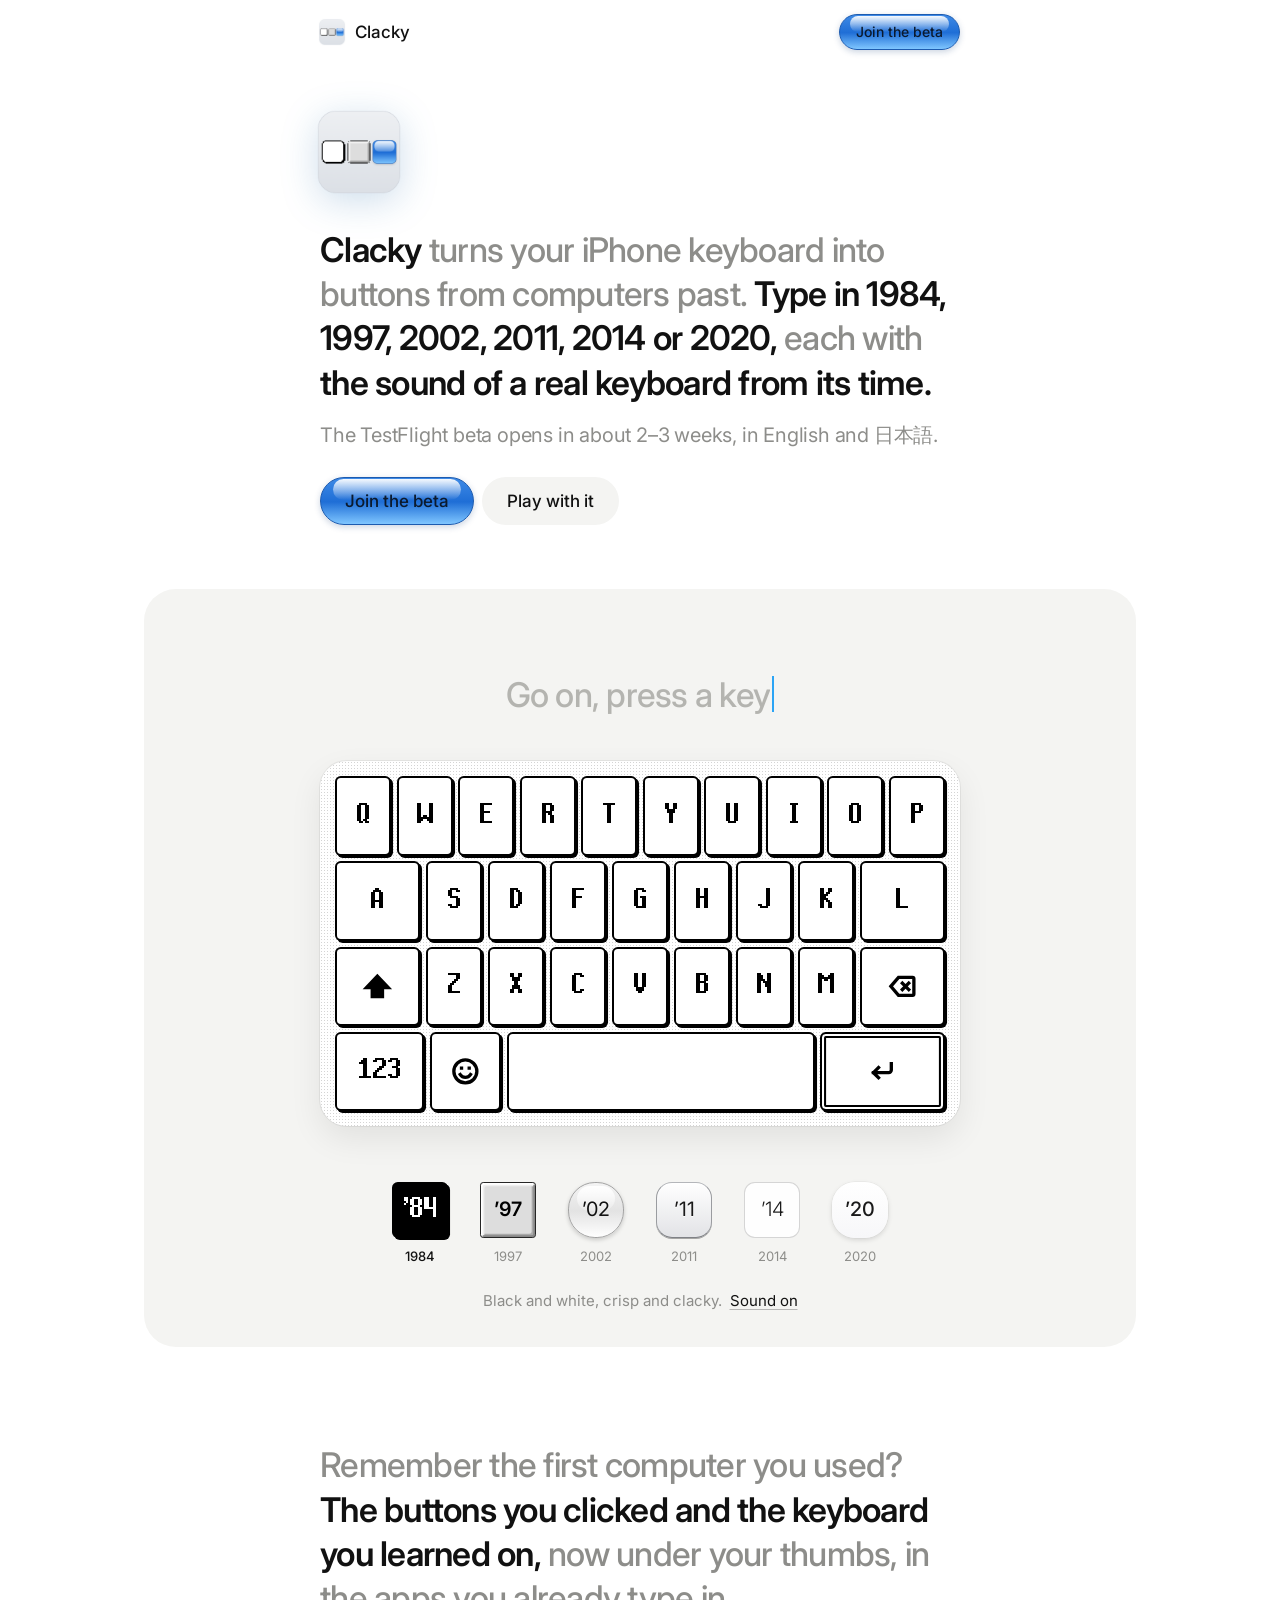
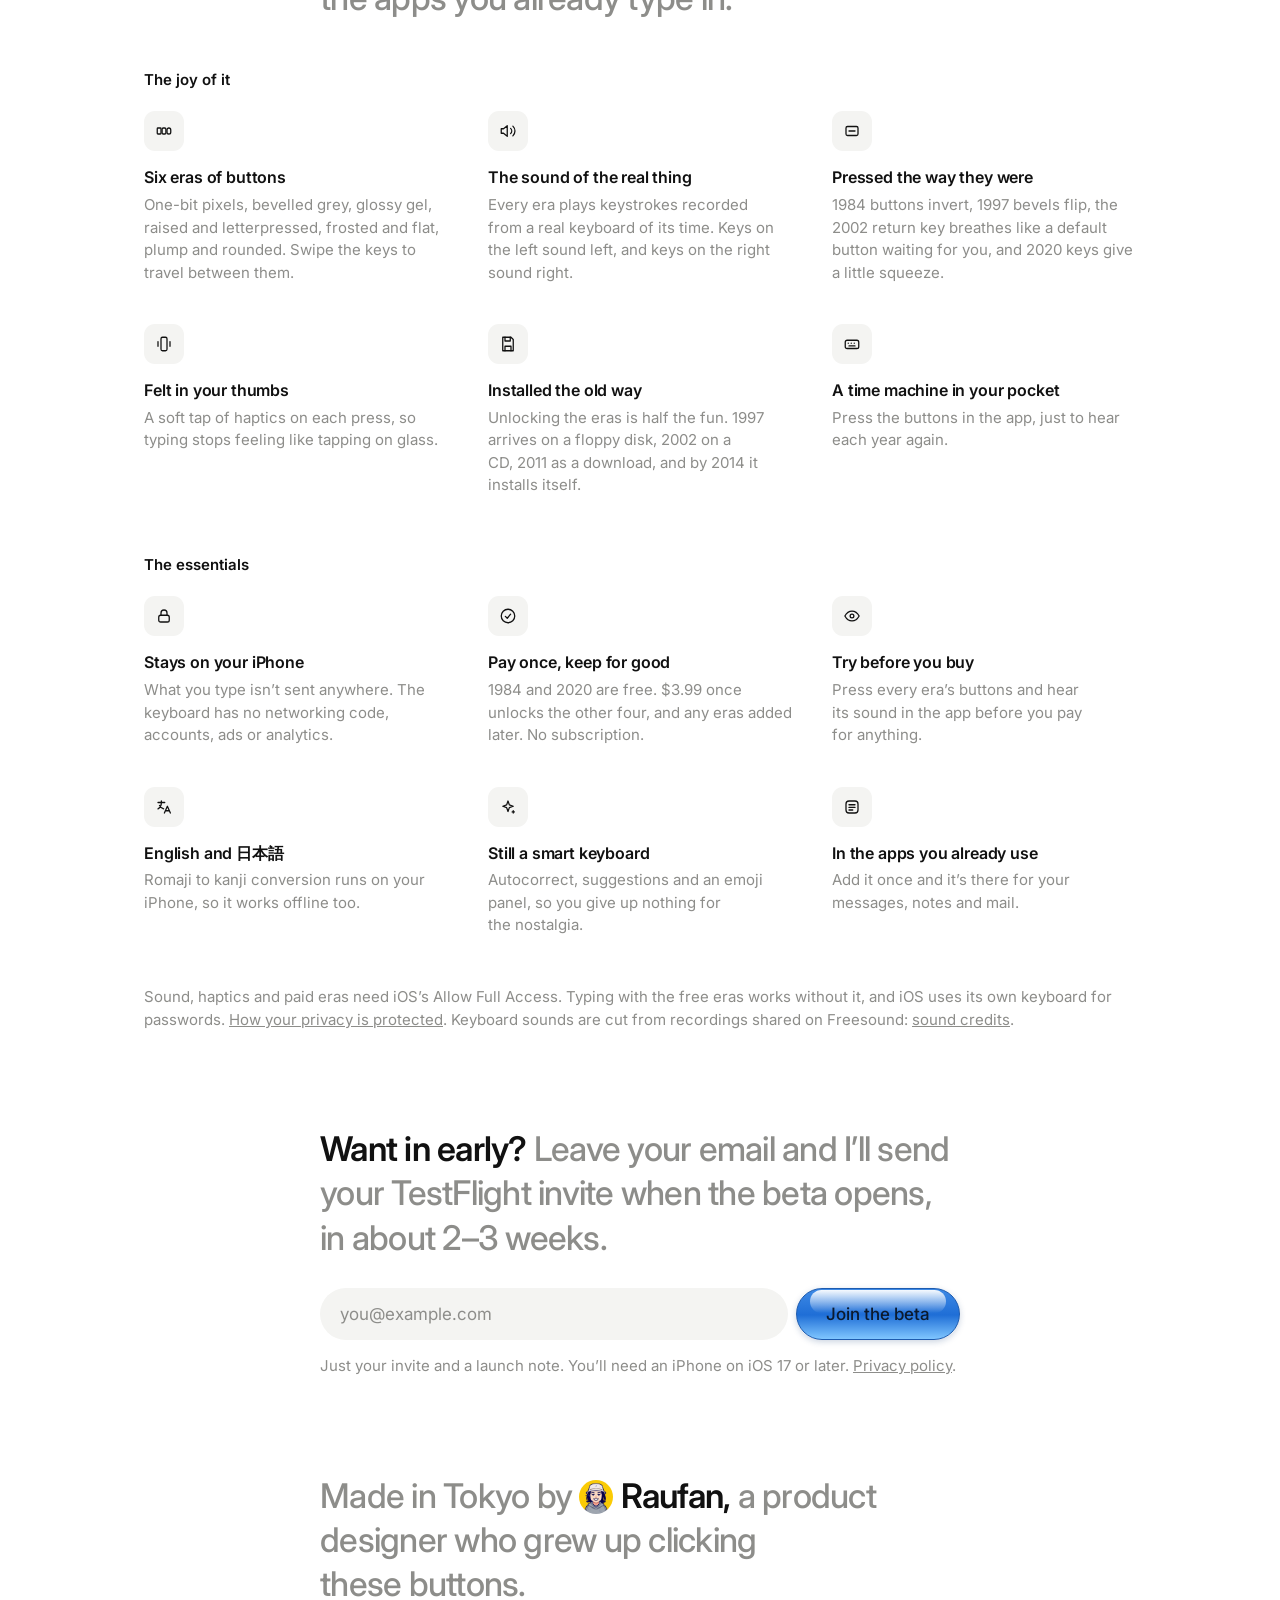
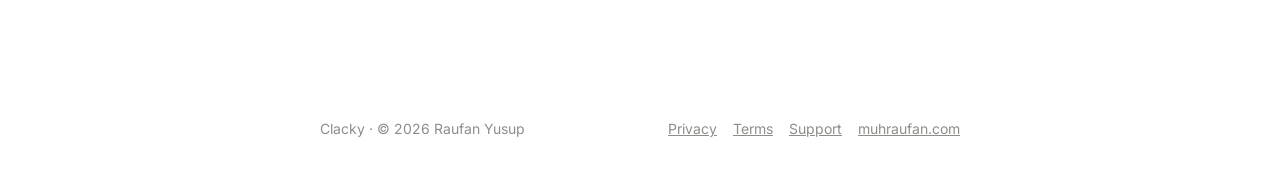
<file: index.html>
<!doctype html>
<html lang="en">
<head>
<meta charset="utf-8">
<meta name="viewport" content="width=device-width, initial-scale=1, viewport-fit=cover">
<title>Clacky: buttons from 1984 to 2020, as your iPhone keyboard</title>
<meta name="description" content="Clacky turns your iPhone keyboard into computer buttons from 1984 to 2020, each with the sound of a real keyboard from its time. Join the TestFlight beta.">
<meta name="theme-color" content="#ffffff">
<link rel="icon" href="assets/favicon.svg" type="image/svg+xml">
<link rel="preconnect" href="https://fonts.googleapis.com">
<link rel="preconnect" href="https://fonts.gstatic.com" crossorigin>
<link href="https://fonts.googleapis.com/css2?family=Inter:wght@400;500;600&display=swap" rel="stylesheet">
<style>
:root { --ink:#111; --quiet:#8d8d8a; --soft:#f4f4f2; --say:34px; }
* { box-sizing:border-box; margin:0; }
html { scroll-behavior:smooth; -webkit-text-size-adjust:100%; }
body { font:400 17px/1.55 Inter,-apple-system,system-ui,sans-serif; color:var(--ink); background:#fff; -webkit-font-smoothing:antialiased; }
a { color:inherit; }
.col { width:min(640px, 100% - 40px); margin-inline:auto; }

header { position:sticky; top:0; z-index:5; background:rgba(255,255,255,.86); backdrop-filter:blur(16px); -webkit-backdrop-filter:blur(16px); }
header .col { height:64px; display:flex; align-items:center; justify-content:space-between; }
.brand { display:flex; align-items:center; gap:8px; font-weight:500; text-decoration:none; }
.brand img { width:30px; height:30px; margin-left:-3px; }

/* The main buttons are 2002 gel, the same as the app's. */
.pill { position:relative; isolation:isolate; display:inline-flex; align-items:center; justify-content:center; border:1px solid #1d5baf; border-radius:99px; background:linear-gradient(#3e8ae6, #1f6ed6 52%, #7fc6ff); color:#0b1a2e; font:inherit; font-weight:500; text-decoration:none; cursor:pointer; transition:transform .12s ease, opacity .15s ease; white-space:nowrap; box-shadow:0 2px 6px rgba(20,60,120,.22); }
.pill::before { content:""; position:absolute; z-index:-1; left:8%; right:8%; top:1px; height:46%; border-radius:99px; background:linear-gradient(rgba(255,255,255,.95), rgba(255,255,255,0)); }
[data-era="02"] .accent .cap::before { background:linear-gradient(rgba(255,255,255,.95), rgba(255,255,255,.2)); }
.pill:active { transform:translateY(1px); background:linear-gradient(#2c6fc4, #14509f 52%, #5aa8ee); }
.pill.small { height:36px; padding:0 16px; font-size:14px; }
.pill.big { height:48px; padding:0 24px; }
.pill.soft { background:var(--soft); color:var(--ink); border-color:transparent; box-shadow:none; }
.pill.soft::before { display:none; }

.say { font-size:var(--say); line-height:1.3; font-weight:500; letter-spacing:-.022em; color:var(--quiet); text-wrap:pretty; }
.say b { color:var(--ink); font-weight:600; }
.say + .say { margin-top:20px; }
.say .avatar img { width:34px; height:34px; border-radius:50%; vertical-align:-6px; }

.hero { padding:40px 0 64px; }
.mark-line { display:flex; align-items:center; gap:10px; margin:0 0 28px -9px; }
.mark { display:block; padding:0; border:0; background:none; cursor:pointer; touch-action:manipulation; -webkit-tap-highlight-color:transparent; border-radius:24px; }
.mark img { display:block; width:96px; height:96px; filter:drop-shadow(0 8px 18px rgba(8,90,160,.2)); transition:transform .22s cubic-bezier(.3,2,.5,1), filter .15s ease; user-select:none; -webkit-user-drag:none; }
@media (hover:hover) and (prefers-reduced-motion:no-preference) { .mark:hover img { transform:translateY(-3px) rotate(-4deg); } }
.mark.down img, .mark.down:hover img { transform:translateY(4px) scale(.97); filter:drop-shadow(0 2px 4px rgba(8,90,160,.28)); transition:transform .035s ease-out, filter .035s ease-out; }
.mark:focus-visible { outline:2px solid #2ba4f5; outline-offset:3px; }
.mark-say { font-size:15px; color:var(--quiet); opacity:0; transition:opacity .2s ease; white-space:nowrap; }
.mark-say.on { opacity:1; }
.mark-say b { color:var(--ink); font-weight:500; }
.when { margin-top:16px; font-size:20px; line-height:1.4; letter-spacing:-.01em; color:var(--quiet); }
.actions { display:flex; flex-wrap:wrap; gap:8px; margin-top:28px; }

.play { width:min(992px, 100% - 32px); margin-inline:auto; background:var(--soft); border-radius:32px; padding:40px 24px 32px; overflow:hidden; scroll-margin-top:80px; }
.typed { height:88px; display:flex; align-items:flex-end; justify-content:center; max-width:640px; margin:0 auto; font-size:var(--say); line-height:1.3; font-weight:500; letter-spacing:-.022em; overflow:hidden; white-space:nowrap; }
.typed.empty { color:#b4b4b0; }
.typed .text { overflow:hidden; text-overflow:ellipsis; direction:rtl; unicode-bidi:plaintext; }
.typed .caret { width:2px; height:1.05em; margin-left:2px; margin-bottom:.14em; background:#2ba4f5; animation:blink 1.1s steps(2) infinite; flex:none; }
@keyframes blink { 50% { opacity:0; } }

.board-wrap { container-type:inline-size; width:min(640px, 100%); margin:44px auto 56px; }
/* Each era's buttons, drawn the same way as the app draws them. */
.board { --gap:.9cqw; padding:2.4cqw; border-radius:4.2cqw; display:flex; flex-direction:column; gap:var(--gap); box-shadow:0 0 0 1px rgba(0,0,0,.06), 0 2cqw 5cqw rgba(0,0,0,.08); touch-action:manipulation; user-select:none; -webkit-user-select:none; transition:background .3s ease; }
.row { display:flex; gap:var(--gap); }
.key { flex:var(--w,1) 1 0; min-width:0; height:12.4cqw; padding:0; border:0; background:none; cursor:pointer; color:inherit; font:inherit; -webkit-tap-highlight-color:transparent; touch-action:manipulation; outline:none; }
.cap { position:relative; isolation:isolate; display:block; width:100%; height:100%; color:#1a1a1a; }
.cap b { position:absolute; z-index:3; inset:0; display:grid; place-items:center; font-weight:400; font-size:4.9cqw; line-height:1; }
.cap b.small { font-size:3.3cqw; }
.cap svg { width:4.8cqw; height:4.8cqw; fill:none; stroke:currentColor; stroke-width:1.7; stroke-linecap:round; stroke-linejoin:round; }
.down .cap { transition:none; }
/* 1984 letters come from the app's own hand-drawn pixel font, one SVG rect per pixel. */
.cap { --fp:.32cqw; }
.cap b svg.px { display:none; width:auto; height:calc(13 * var(--fp)); fill:currentColor; stroke:none; shape-rendering:crispEdges; }
[data-era="84"] .cap b svg.px { display:block; }
[data-era="84"] .cap b .px + .tx { display:none; }

/* 1984: one-bit pixels. Pressed buttons invert. */
[data-era="84"] .board { background:#fff radial-gradient(rgba(0,0,0,.17) .55px, transparent .7px) 0 0 / 3px 3px; }
[data-era="84"] .cap { background:#fff; border:.32cqw solid #000; border-radius:.9cqw; box-shadow:.32cqw .32cqw 0 #000; color:#000; }
[data-era="84"] .cap b { font-weight:700; }
[data-era="84"] .cap svg { stroke-width:2.6; stroke-linecap:square; stroke-linejoin:miter; }
[data-era="84"] .accent .cap { box-shadow:inset 0 0 0 .32cqw #fff, inset 0 0 0 .64cqw #000, .32cqw .32cqw 0 #000; }
[data-era="84"] .down .cap { background:#000; color:#fff; }

/* 1997: platinum grey with a two-step bevel. Pressed buttons darken and the bevel flips. */
[data-era="97"] .board { background:#ddd; }
[data-era="97"] .cap { background:#ddd; border:.22cqw solid #262626; border-radius:.5cqw; box-shadow:inset .26cqw .26cqw #fff, inset -.26cqw -.26cqw #888, inset .52cqw .52cqw #eee, inset -.52cqw -.52cqw #aaa; color:#000; }
[data-era="97"] .cap b { font-weight:600; }
[data-era="97"] .cap svg { stroke-width:2.3; }
[data-era="97"] .mod .cap { background:#c9c9c9; }
[data-era="97"] .accent .cap { box-shadow:inset .26cqw .26cqw #fff, inset -.26cqw -.26cqw #888, inset .52cqw .52cqw #eee, inset -.52cqw -.52cqw #aaa, 0 0 0 .45cqw #a8a8a8, 0 0 0 .67cqw #262626; }
[data-era="97"] .down .cap { background:#a4a4a4; box-shadow:inset .26cqw .26cqw #6e6e6e, inset -.26cqw -.26cqw #d4d4d4, inset .52cqw .52cqw #8a8a8a, inset -.52cqw -.52cqw #bcbcbc; }

/* 2002: glossy gel. The return key breathes like a default button. */
[data-era="02"] .board { background:repeating-linear-gradient(#f4f4f4 0 1px, #e8e8e8 1px 2px); }
[data-era="02"] .cap { border-radius:4.2cqw; border:.15cqw solid #a3a3a3; background:linear-gradient(#f4f4f4, #e3e3e3 52%, #fefefe); box-shadow:0 .3cqw .7cqw rgba(0,0,0,.18); color:#111; }
[data-era="02"] .cap::before { content:""; position:absolute; z-index:2; left:1.3cqw; right:1.3cqw; top:.4cqw; height:46%; border-radius:4cqw; background:linear-gradient(rgba(255,255,255,.95), rgba(255,255,255,.2)); }
[data-era="02"] .mod .cap { border-color:#8f959e; background:linear-gradient(#dce0e5, #c6cbd2 52%, #f1f3f6); }
[data-era="02"] .accent .cap { border-color:#1d5baf; background:linear-gradient(#3e8ae6, #1f6ed6 52%, #7fc6ff); color:#0b1a2e; }
[data-era="02"] .accent .cap::after { content:""; position:absolute; z-index:1; inset:0; border-radius:inherit; background:linear-gradient(#74b6f7, #4c96ec 52%, #b0e2ff); animation:breathe 1.9s ease-in-out infinite alternate; }
@keyframes breathe { from { opacity:0; } to { opacity:.85; } }
[data-era="02"] .down .cap { transform:translateY(.15cqw); background:linear-gradient(#cdcdcd, #bdbdbd 52%, #e2e2e2); box-shadow:none; }
[data-era="02"] .mod.down .cap { background:linear-gradient(#a9afb8, #8f959f 52%, #c5cbd3); }
[data-era="02"] .accent.down .cap { background:linear-gradient(#2c6fc4, #14509f 52%, #5aa8ee); }
[data-era="02"] .down .cap::before { opacity:.7; }
[data-era="02"] .down .cap::after { animation:none; opacity:0; }

/* 2011: soft grey gradients. */
[data-era="11"] .board { background:repeating-linear-gradient(0deg, rgba(255,255,255,.05) 0 .5px, rgba(0,0,0,.035) .5px 1px), repeating-linear-gradient(90deg, rgba(255,255,255,.05) 0 .5px, rgba(0,0,0,.035) .5px 1px), linear-gradient(#e6e6e3, #cfcfcb); }
[data-era="11"] .cap { border-radius:2.5cqw; border:.13cqw solid; border-color:#b4b6ba #9a9ca0 #7f8186; background:linear-gradient(#fff, #e2e3e6); box-shadow:inset 0 .16cqw #fff, 0 .16cqw 0 rgba(0,0,0,.32); }
[data-era="11"] .cap b { text-shadow:0 .16cqw 0 rgba(255,255,255,.85); }
[data-era="11"] .cap svg { filter:drop-shadow(0 .16cqw 0 rgba(255,255,255,.85)); }
[data-era="11"] .mod .cap { border-color:#9da1a8 #868a91 #6f737a; background:linear-gradient(#e4e6ea, #b9bdc4); box-shadow:inset 0 .16cqw rgba(255,255,255,.75), 0 .16cqw 0 rgba(0,0,0,.32); }
[data-era="11"] .accent .cap { border-color:#4f86cc #3a6fb4 #1f4f94; background:linear-gradient(#8ec1f7, #5a9fef 50%, #3f8ae8 52%, #2f78d8); color:#0e1e33; box-shadow:inset 0 .16cqw rgba(255,255,255,.6), 0 .16cqw 0 rgba(0,0,0,.32); }
[data-era="11"] .down .cap { transform:translateY(.1cqw); background:linear-gradient(#d2d4d8, #c4c6cb); box-shadow:inset 0 .16cqw rgba(255,255,255,.2), 0 .06cqw 0 rgba(0,0,0,.32); }
[data-era="11"] .mod.down .cap { background:linear-gradient(#b4b8bf, #a0a4ab); }
[data-era="11"] .accent.down .cap { background:linear-gradient(#5b97de, #2160b8); }

/* 2014: flat and a little see-through over frosted colour, hairline outlines, thin letters. */
[data-era="14"] .board { background:linear-gradient(rgba(255,255,255,.42), rgba(255,255,255,.42)), radial-gradient(circle at 12% 20%, rgba(255,154,139,.85), transparent 55%), radial-gradient(circle at 50% 100%, rgba(127,209,255,.85), transparent 60%), radial-gradient(circle at 90% 25%, rgba(185,164,255,.85), transparent 50%), radial-gradient(circle at 72% 90%, rgba(142,240,195,.85), transparent 35%), #eef1f6; }
[data-era="14"] .cap { border-radius:1.7cqw; border:.5px solid rgba(0,0,0,.16); background:rgba(255,255,255,.9); }
[data-era="14"] .cap b { font-weight:300; }
[data-era="14"] .cap svg { stroke-width:1.2; }
[data-era="14"] .mod .cap { background:rgba(240,240,240,.72); }
[data-era="14"] .accent .cap { border-color:#1a7be0; background:#1c86f5; color:#fff; }
[data-era="14"] .down .cap { background:rgba(214,214,214,.9); }
[data-era="14"] .mod.down .cap { background:rgba(252,252,252,.95); }
[data-era="14"] .accent.down .cap { background:#0f6ad0; }

/* 2020: plump keys on a soft shadow, bolder letters. A press gives a little squeeze. */
[data-era="20"] .board { background:linear-gradient(#fafafc, #edeef2); }
[data-era="20"] .cap { border-radius:3.6cqw; background:linear-gradient(#fff, #f7f7f9); box-shadow:0 0 0 .08cqw rgba(0,0,0,.05), 0 .3cqw .9cqw rgba(0,0,0,.13); transition:transform .18s cubic-bezier(.3,1.5,.5,1), box-shadow .18s ease; }
[data-era="20"] .cap b { font-weight:500; }
[data-era="20"] .cap svg { stroke-width:2.1; }
[data-era="20"] .mod .cap { background:linear-gradient(#eeeff3, #e4e6eb); }
[data-era="20"] .accent .cap { background:linear-gradient(#3d9bff, #0a70ea); color:#fff; }
[data-era="20"] .down .cap { transform:scale(.94); background:linear-gradient(#e6e7ec, #dedfe4); box-shadow:0 0 0 .08cqw rgba(0,0,0,.05), 0 .08cqw .25cqw rgba(0,0,0,.13); }
[data-era="20"] .mod.down .cap { background:linear-gradient(#fff, #f8f8fa); }
[data-era="20"] .accent.down .cap { background:linear-gradient(#1478e8, #0059c8); }

/* Measured like the board, so a swatch's outlines and type match the keys above. */
.designs { container-type:inline-size; width:min(640px, 100%); margin-inline:auto; display:flex; justify-content:center; flex-wrap:wrap; gap:16px 12px; }
.design { width:76px; padding:0; border:0; background:none; font:inherit; color:var(--quiet); cursor:pointer; -webkit-tap-highlight-color:transparent; }
/* A swatch is one of that era's own keys, labelled with its year. */
.swatch { display:block; width:8.8cqw; height:8.8cqw; margin:0 auto 10px; }
.swatch .cap b { font-size:3.1cqw; }
.design small { display:block; font-size:13px; line-height:1.3; transition:color .15s; }
.design[aria-pressed="true"] small { color:var(--ink); font-weight:500; }
.design:focus-visible, .pill:focus-visible, input:focus-visible, .link:focus-visible { outline:2px solid #2ba4f5; outline-offset:3px; border-radius:14px; }

.about { display:flex; align-items:baseline; justify-content:center; flex-wrap:wrap; gap:4px 8px; margin-top:24px; min-height:26px; text-align:center; color:var(--quiet); font-size:15px; }
.link { border:0; background:none; font:inherit; color:var(--ink); cursor:pointer; text-decoration:underline; text-underline-offset:3px; text-decoration-color:rgba(0,0,0,.25); padding:0; }

section.text { padding:96px 0 0; }
.join { display:flex; gap:8px; margin-top:28px; }
.join input { flex:1; min-width:0; height:52px; -webkit-appearance:none; appearance:none; border:0; border-radius:26px; padding:0 20px; background:var(--soft); color:var(--ink); font:inherit; }
.join input::placeholder { color:var(--quiet); }
.join .pill { height:52px; font-weight:500; min-width:164px; }
.join.done input { opacity:.5; }
.note { margin-top:14px; min-height:24px; font-size:15px; color:var(--quiet); }
.note.bad { color:#c8452f; }

footer { padding:112px 0 48px; font-size:14px; color:var(--quiet); }
footer .col { display:flex; justify-content:space-between; gap:12px 16px; flex-wrap:wrap; }
footer nav { display:flex; gap:16px; flex-wrap:wrap; }
.wide { width:min(992px, 100% - 40px); margin:48px auto 0; }
.feat-label { margin:0 0 20px; font-size:15px; font-weight:600; }
.feat { display:grid; grid-template-columns:repeat(3, minmax(0, 1fr)); gap:40px; margin:0; padding:0; list-style:none; }
.feat + .feat-label { margin-top:56px; }
.feat li { display:grid; gap:4px; align-content:start; }
.feat-ic { display:grid; place-items:center; width:40px; height:40px; margin-bottom:10px; border-radius:11px; background:var(--soft); }
.feat-ic svg { width:18px; height:18px; fill:none; stroke:currentColor; stroke-width:1.7; stroke-linecap:round; stroke-linejoin:round; }
.feat b { font-size:16px; font-weight:600; letter-spacing:-.01em; }
.feat li > span:last-child { font-size:15px; line-height:1.5; color:var(--quiet); text-wrap:pretty; }
.fine { margin-top:48px; font-size:15px; color:var(--quiet); }

@media (max-width:640px) {
  :root { --say:26px; }
  .when { font-size:17px; }
  .hero { padding:24px 0 48px; }
  .mark-line { margin:0 0 22px -7px; } .mark img { width:80px; height:80px; }
  .play { padding:24px 12px 24px; border-radius:24px; }
  .typed { height:68px; }
  .board-wrap { margin:32px auto 40px; }
  .key { height:15cqw; }
  .cap { --fp:.38cqw; } .cap b { font-size:6cqw; } .cap b.small { font-size:4cqw; } .cap svg { width:5.6cqw; height:5.6cqw; }
  .designs { display:grid; grid-template-columns:repeat(6,1fr); gap:16px 4px; } .design { width:auto; } .swatch { width:13cqw; height:13cqw; } .swatch .cap b { font-size:4.4cqw; }
  .feat { grid-template-columns:1fr; gap:28px; }
  section.text { padding-top:72px; }
  .join { flex-direction:column; } .join input { flex:none; } .join .pill { width:100%; }
}
@media (prefers-reduced-motion:reduce) { html { scroll-behavior:auto; } .typed .caret, [data-era="02"] .accent .cap::after { animation:none; } }
</style>
</head>
<body>
<header><div class="col">
  <a class="brand" href="#top"><img src="assets/clacky-mark.png" alt="" width="30" height="30">Clacky</a>
  <a class="pill small" href="#join">Join the beta</a>
</div></header>

<main id="top">
  <section class="hero col">
    <div class="mark-line">
      <button class="mark" id="mark" type="button" aria-label="Press the Clacky key to hear the next era"><img src="assets/clacky-mark.png" alt="" width="96" height="96" draggable="false"></button>
      <span class="mark-say" id="markSay" aria-live="polite"></span>
    </div>
    <p class="say"><b>Clacky</b> turns your iPhone keyboard into buttons from computers past. <b>Type in 1984, 1997, 2002, 2011, 2014 or 2020,</b> each with <b>the sound of a real keyboard from its time.</b></p>
    <p class="when">The TestFlight beta opens in about 2–3 weeks, in English and 日本語.</p>
    <div class="actions">
      <a class="pill big" href="#join">Join the beta</a>
      <a class="pill big soft" href="#play">Play with it</a>
    </div>
  </section>

  <section class="play" id="play" aria-label="Try the eras">
    <div class="typed empty" id="typed" aria-live="off"><span class="text" id="text">Go on, press a key</span><span class="caret"></span></div>
    <div class="board-wrap" id="boardWrap" data-era="84"><div class="board" id="board" aria-label="Playable keyboard"></div></div>
    <div class="designs" id="designs" role="group" aria-label="Era"></div>
    <p class="about"><span id="tagline"></span> <button class="link" id="mute" type="button">Sound on</button></p>
  </section>

  <section class="text col">
    <p class="say">Remember the first computer you used? <b>The buttons you clicked and the keyboard you learned on,</b> now under your thumbs, in the apps you already type in.</p>
  </section>

  <section aria-label="Why Clacky">
    <div class="wide">
      <p class="feat-label">The joy of it</p>
      <ul class="feat">
        <li><span class="feat-ic"><svg viewBox="0 0 24 24" aria-hidden="true"><rect x="3" y="8" width="5" height="8" rx="1"/><rect x="9.5" y="8" width="5" height="8" rx="1.5"/><rect x="16" y="8" width="5" height="8" rx="2.5"/></svg></span><b>Six eras of buttons</b><span>One-bit pixels, bevelled grey, glossy gel, raised and letterpressed, frosted and flat, plump and rounded. Swipe the keys to travel between them.</span></li>
        <li><span class="feat-ic"><svg viewBox="0 0 24 24" aria-hidden="true"><path d="M11 5 6 9H3v6h3l5 4z"/><path d="M15.5 8.5a5 5 0 0 1 0 7"/><path d="M18.5 5.5a9 9 0 0 1 0 13"/></svg></span><b>The sound of the real thing</b><span>Every era plays keystrokes recorded from a real keyboard of its time. Keys on the left sound left, and keys on the right sound right.</span></li>
        <li><span class="feat-ic"><svg viewBox="0 0 24 24" aria-hidden="true"><rect x="4" y="6" width="16" height="12" rx="2"/><path d="M8 12h8"/></svg></span><b>Pressed the way they were</b><span>1984 buttons invert, 1997 bevels flip, the 2002 return key breathes like a default button waiting for you, and 2020 keys give a little squeeze.</span></li>
        <li><span class="feat-ic"><svg viewBox="0 0 24 24" aria-hidden="true"><rect x="8" y="3" width="8" height="18" rx="2"/><path d="M4 9v6"/><path d="M20 9v6"/></svg></span><b>Felt in your thumbs</b><span>A soft tap of haptics on each press, so typing stops feeling like tapping on glass.</span></li>
        <li><span class="feat-ic"><svg viewBox="0 0 24 24" aria-hidden="true"><path d="M5 3h11l3 3v15H5z"/><path d="M8 3v5h7V3"/><path d="M8 21v-6h8v6"/></svg></span><b>Installed the old way</b><span>Unlocking the eras is half the fun. 1997 arrives on a floppy disk, 2002 on a CD, 2011 as a download, and by 2014 it installs itself.</span></li>
        <li><span class="feat-ic"><svg viewBox="0 0 24 24" aria-hidden="true"><rect x="3" y="7" width="18" height="11" rx="2.5"/><path d="M7 11h.01M11 11h.01M15 11h.01M8 14.5h8"/></svg></span><b>A time machine in your pocket</b><span>Press the buttons in the app, just to hear each year again.</span></li>
      </ul>
      <p class="feat-label">The essentials</p>
      <ul class="feat">
        <li><span class="feat-ic"><svg viewBox="0 0 24 24" aria-hidden="true"><rect x="5" y="11" width="14" height="9" rx="2.5"/><path d="M8 11V8a4 4 0 0 1 8 0v3"/></svg></span><b>Stays on your iPhone</b><span>What you type isn’t sent anywhere. The keyboard has no networking code, accounts, ads or analytics.</span></li>
        <li><span class="feat-ic"><svg viewBox="0 0 24 24" aria-hidden="true"><circle cx="12" cy="12" r="9"/><path d="M8.5 12.5 11 15l4.5-5.5"/></svg></span><b>Pay once, keep for good</b><span>1984 and 2020 are free. $3.99 once unlocks the other four, and any eras added later. No subscription.</span></li>
        <li><span class="feat-ic"><svg viewBox="0 0 24 24" aria-hidden="true"><path d="M2.5 12S6 5.5 12 5.5 21.5 12 21.5 12 18 18.5 12 18.5 2.5 12 2.5 12z"/><circle cx="12" cy="12" r="2.5"/></svg></span><b>Try before you buy</b><span>Press every era’s buttons and hear its sound in the app before you pay for anything.</span></li>
        <li><span class="feat-ic"><svg viewBox="0 0 24 24" aria-hidden="true"><path d="M4 6h9M8.5 4v2c0 4-2 7-4.5 8.5M6 10c1 2 3 3.5 5.5 4.5"/><path d="m12.5 20 4-9 4 9M14 17h5"/></svg></span><b>English and 日本語</b><span>Romaji to kanji conversion runs on your iPhone, so it works offline too.</span></li>
        <li><span class="feat-ic"><svg viewBox="0 0 24 24" aria-hidden="true"><path d="M12 4 13.8 9.2 19 11l-5.2 1.8L12 18l-1.8-5.2L5 11l5.2-1.8z"/><path d="M19 17v3M17.5 18.5h3"/></svg></span><b>Still a smart keyboard</b><span>Autocorrect, suggestions and an emoji panel, so you give up nothing for the nostalgia.</span></li>
        <li><span class="feat-ic"><svg viewBox="0 0 24 24" aria-hidden="true"><rect x="4" y="4" width="16" height="16" rx="4"/><path d="M8 9h8M8 12.5h8M8 16h5"/></svg></span><b>In the apps you already use</b><span>Add it once and it’s there for your messages, notes and mail.</span></li>
      </ul>
      <p class="fine">Sound, haptics and paid eras need iOS’s Allow Full Access. Typing with the free eras works without it, and iOS uses its own keyboard for passwords. <a href="privacy/">How your privacy is protected</a>. Keyboard sounds are cut from recordings shared on Freesound: <a href="support/#sounds">sound credits</a>.</p>
    </div>
  </section>

  <section class="text col" id="join" style="scroll-margin-top:64px">
    <p class="say"><b>Want in early?</b> Leave your email and I’ll send your TestFlight invite when the beta opens, in about 2–3 weeks.</p>
    <form class="join" id="joinf" novalidate>
      <input type="email" name="email" placeholder="you@example.com" autocomplete="email" aria-label="Your email" required>
      <button class="pill" type="submit">Join the beta</button>
    </form>
    <p class="note" id="note" aria-live="polite">Just your invite and a launch note. You’ll need an iPhone on iOS 17 or later. <a href="privacy/">Privacy policy</a>.</p>
  </section>

  <section class="text col">
    <p class="say">Made in Tokyo by <span class="avatar"><img src="assets/raufan.jpg" alt="" width="34" height="34"></span> <b>Raufan,</b> a product designer who grew up clicking these buttons.</p>
  </section>
</main>

<footer><div class="col">
  <span>Clacky · © 2026 Raufan Yusup</span>
  <nav><a href="privacy/">Privacy</a><a href="terms/">Terms</a><a href="support/">Support</a><a href="https://muhraufan.com/">muhraufan.com</a></nav>
</div></footer>

<script>
/* ---- Eras: the same six as the app ---- */
const ERAS = {
  '84': { name:'1984', sw:'Crisp', line:'Black and white, crisp and clacky' },
  '97': { name:'1997', sw:'Cushioned', line:'Grey, bevelled and softly cushioned' },
  '02': { name:'2002', sw:'Quiet', line:'Glossy, clear and quiet' },
  '11': { name:'2011', sw:'Thin', line:'Raised, glossy and crisp' },
  '14': { name:'2014', sw:'Slim', line:'Flat, light and tidy' },
  '20': { name:'2020', sw:'Firm', line:'Rounded, bright and firm' },
};
// Listed explicitly: number-like keys would otherwise be put in numeric order.
const ORDER = ['84', '97', '02', '11', '14', '20'];

/* ---- Sound: the app's recorded keystrokes. One file per era: six presses, a release, space, then a modifier. ---- */
const SPANS = {"84":[[0,2684],[2748,3608],[6420,5292],[11776,2508],[14348,4488],[18900,3872],[22836,3969],[26869,2288],[29221,3608]],"97":[[0,3388],[3452,5292],[8808,4488],[13360,3388],[16812,3652],[20528,5292],[25884,3969],[29917,4136],[34117,4180]],"02":[[0,4840],[4904,5292],[10260,3212],[13536,4400],[18000,4620],[22684,5016],[27764,2024],[29852,4444],[34360,5733]],"11":[[0,3168],[3232,5292],[8588,4752],[13404,3608],[17076,2508],[19648,2772],[22484,1760],[24308,4004],[28376,3740]],"14":[[0,1716],[1780,2552],[4396,1496],[5956,5292],[11312,5292],[16668,5292],[22024,3256],[25344,7056],[32464,5280]],"20":[[0,5292],[5356,2464],[7884,2288],[10236,4532],[14832,2948],[17844,2332],[20240,2772],[23076,4048],[27188,5733]]};
let audio, muted = false, variant = 0;
const banks = {}, loading = {};
function load(id) {
  if (!audio || banks[id] || loading[id]) return;
  loading[id] = fetch(`assets/sounds/era${id}.wav`).then(r => r.arrayBuffer()).then(d => audio.decodeAudioData(d)).then(buf => {
    const data = buf.getChannelData(0), part = ([start, length]) => {
      const b = audio.createBuffer(1, length, buf.sampleRate); b.copyToChannel(data.subarray(start, start + length), 0); return b;
    };
    const s = SPANS[id].map(part);
    banks[id] = { down:s.slice(0, 6), up:s[6], space:s[7], mod:s[8] };
  }).catch(() => { delete loading[id]; });
}
function wake() {
  if (!audio) { const C = window.AudioContext || window.webkitAudioContext; if (C) audio = new C(); }
  if (audio && audio.state === 'suspended') audio.resume();
  load(theme);
}
function sound(kind, pan = 0, id = theme) {
  if (muted || !audio) return;
  const b = banks[id]; if (!b) { load(id); return; }
  const src = audio.createBufferSource();
  if (kind === 'down') { variant = (variant + 1) % b.down.length; src.buffer = b.down[variant]; } else src.buffer = b[kind];
  const out = audio.createStereoPanner ? audio.createStereoPanner() : null;
  if (out) { out.pan.value = pan; src.connect(out).connect(audio.destination); } else src.connect(audio.destination);
  src.start();
}

/* ---- Keyboard ---- */
const ICON = {
  shift:'<svg viewBox="0 0 24 24"><path d="M12 4 3.5 13H8v7h8v-7h4.500z"/></svg>',
  caps:'<svg viewBox="0 0 24 24"><path d="M12 4 3.500 13H8v7h8v-7h4.500z" fill="currentColor"/></svg>',
  del:'<svg viewBox="0 0 24 24"><path d="M9 5h11a1 1 0 0 1 1 1v12a1 1 0 0 1-1 1H9l-6-7zM12 9.500l5 5M17 9.500l-5 5"/></svg>',
  ret:'<svg viewBox="0 0 24 24"><path d="M19 6v5a2 2 0 0 1-2 2H5M9 9l-4 4 4 4"/></svg>',
  face:'<svg viewBox="0 0 24 24"><circle cx="12" cy="12" r="9"/><path d="M8 14.500c1 1.500 2.400 2.200 4 2.200s3-.7 4-2.200M9 9.500v.01M15 9.500v.01"/></svg>',
};
const PIXEL_FONT = {" ":[0,"...."],".":[8,"## ##"],",":[8,"## ## .# #."],"!":[0,"## ## ## ## ## ## ## .. ## ##"],"?":[0,".####. ##..## ....## ...##. ..##.. ..##.. ...... ...... ..##.. ..##.."],"-":[6,"#####"],"'":[0,"## ## #."],"’":[0,"## ## .# #."],"a":[3,".####. ....## .##### ##..## ##..## ##..## .#####"],"b":[0,"##.... ##.... ##.... #####. ##..## ##..## ##..## ##..## ##..## #####."],"c":[3,".####. ##..## ##.... ##.... ##.... ##..## .####."],"d":[0,"....## ....## ....## .##### ##..## ##..## ##..## ##..## ##..## .#####"],"e":[3,".####. ##..## ##..## ###### ##.... ##..## .####."],"f":[0,"..### .##.. .##.. ####. .##.. .##.. .##.. .##.. .##.. .##.."],"g":[3,".##### ##..## ##..## ##..## ##..## ##..## .##### ....## ##..## .####."],"h":[0,"##.... ##.... ##.... #####. ##..## ##..## ##..## ##..## ##..## ##..##"],"i":[0,".. ## .. ## ## ## ## ## ## ##"],"j":[0,".... ..## .... ..## ..## ..## ..## ..## ..## ..## ..## ..## ###."],"k":[0,"##.... ##.... ##.... ##..## ##.##. ####.. ####.. ##.##. ##..## ##..##"],"l":[0,"## ## ## ## ## ## ## ## ## ##"],"m":[3,"#########. ##..##..## ##..##..## ##..##..## ##..##..## ##..##..## ##..##..##"],"n":[3,"#####. ##..## ##..## ##..## ##..## ##..## ##..##"],"o":[3,".####. ##..## ##..## ##..## ##..## ##..## .####."],"p":[3,"#####. ##..## ##..## ##..## ##..## ##..## #####. ##.... ##.... ##...."],"q":[3,".##### ##..## ##..## ##..## ##..## ##..## .##### ....## ....## ....##"],"r":[3,"##.## ####. ##... ##... ##... ##... ##..."],"s":[3,".##### ##.... ##.... .####. ....## ....## #####."],"t":[1,".##.. .##.. ####. .##.. .##.. .##.. .##.. .##.. ..###"],"u":[3,"##..## ##..## ##..## ##..## ##..## ##..## .#####"],"v":[3,"##..## ##..## ##..## ##..## .####. .####. ..##.."],"w":[3,"##..##..## ##..##..## ##..##..## ##..##..## ##..##..## ##..##..## .########."],"x":[3,"##..## ##..## .####. ..##.. .####. ##..## ##..##"],"y":[3,"##..## ##..## ##..## ##..## ##..## ##..## .##### ....## ##..## .####."],"z":[3,"###### ....## ...##. ..##.. .##... ##.... ######"],"A":[0,"..##.. .####. ##..## ##..## ##..## ##..## ###### ##..## ##..## ##..##"],"B":[0,"#####. ##..## ##..## ##..## #####. ##..## ##..## ##..## ##..## #####."],"C":[0,".####. ##..## ##.... ##.... ##.... ##.... ##.... ##.... ##..## .####."],"D":[0,"####.. ##.##. ##..## ##..## ##..## ##..## ##..## ##..## ##.##. ####.."],"E":[0,"###### ##.... ##.... ##.... #####. ##.... ##.... ##.... ##.... ######"],"F":[0,"###### ##.... ##.... ##.... #####. ##.... ##.... ##.... ##.... ##...."],"G":[0,".####. ##..## ##.... ##.... ##.### ##..## ##..## ##..## ##..## .#####"],"H":[0,"##..## ##..## ##..## ##..## ###### ##..## ##..## ##..## ##..## ##..##"],"I":[0,"#### .##. .##. .##. .##. .##. .##. .##. .##. ####"],"J":[0,"....## ....## ....## ....## ....## ....## ....## ....## ##..## .####."],"K":[0,"##..## ##..## ##.##. ####.. ###... ####.. ##.##. ##..## ##..## ##..##"],"L":[0,"##.... ##.... ##.... ##.... ##.... ##.... ##.... ##.... ##.... ######"],"M":[0,"##....## ###..### ######## ##.##.## ##....## ##....## ##....## ##....## ##....## ##....##"],"N":[0,"##...## ###..## ###..## ####.## ##.#### ##..### ##..### ##...## ##...## ##...##"],"O":[0,".####. ##..## ##..## ##..## ##..## ##..## ##..## ##..## ##..## .####."],"P":[0,"#####. ##..## ##..## ##..## #####. ##.... ##.... ##.... ##.... ##...."],"Q":[0,".####. ##..## ##..## ##..## ##..## ##..## ##..## ##..## ##.##. .##.##"],"R":[0,"#####. ##..## ##..## ##..## #####. ##.##. ##..## ##..## ##..## ##..##"],"S":[0,".####. ##..## ##.... ##.... .####. ....## ....## ....## ##..## .####."],"T":[0,"###### ..##.. ..##.. ..##.. ..##.. ..##.. ..##.. ..##.. ..##.. ..##.."],"U":[0,"##..## ##..## ##..## ##..## ##..## ##..## ##..## ##..## ##..## .####."],"V":[0,"##..## ##..## ##..## ##..## ##..## ##..## ##..## .####. .####. ..##.."],"W":[0,"##....## ##....## ##....## ##....## ##....## ##....## ##.##.## ######## ###..### ##....##"],"X":[0,"##..## ##..## .####. .####. ..##.. ..##.. .####. .####. ##..## ##..##"],"Y":[0,"##..## ##..## ##..## .####. .####. ..##.. ..##.. ..##.. ..##.. ..##.."],"Z":[0,"###### ....## ....## ...##. ..##.. .##... ##.... ##.... ##.... ######"],"0":[0,".####. ##..## ##..## ##.### ##.### ###.## ###.## ##..## ##..## .####."],"1":[0,"..##.. .###.. ####.. ..##.. ..##.. ..##.. ..##.. ..##.. ..##.. ######"],"2":[0,".####. ##..## ....## ....## ...##. ..##.. .##... ##.... ##.... ######"],"3":[0,".####. ##..## ....## ....## ..###. ....## ....## ....## ##..## .####."],"4":[0,"##..## ##..## ##..## ##..## ##..## ###### ....## ....## ....## ....##"],"5":[0,"###### ##.... ##.... #####. ....## ....## ....## ....## ##..## .####."],"6":[0,"..###. .##... ##.... #####. ##..## ##..## ##..## ##..## ##..## .####."],"7":[0,"###### ....## ....## ...##. ...##. ..##.. ..##.. ..##.. ..##.. ..##.."],"8":[0,".####. ##..## ##..## ##..## .####. ##..## ##..## ##..## ##..## .####."],"9":[0,".####. ##..## ##..## ##..## ##..## .##### ....## ....## ...##. .###.."]};
const esc = t => t.replace(/[&<>"]/g, c => ({ '&':'&amp;', '<':'&lt;', '>':'&gt;', '"':'&quot;' }[c]));
// A text label: the plain text, plus the same text in the pixel font for 1984 when it has every character.
function label(text) {
  const glyphs = [...text].map(c => PIXEL_FONT[c]);
  if (!text || glyphs.some(g => !g)) return `<span class="tx">${esc(text)}</span>`;
  let x = 0, rects = '';
  for (const [top, art] of glyphs) {
    const rows = art.split(' ');
    rows.forEach((line, y) => { [...line].forEach((m, c) => { if (m === '#') rects += `<rect x="${x + c}" y="${top + y}" width="1" height="1"/>`; }); });
    x += rows[0].length + 1;
  }
  const w = x - 1;
  return `<svg class="px" viewBox="0 0 ${w} 13" style="width:calc(${w} * var(--fp))" aria-hidden="true">${rects}</svg><span class="tx">${esc(text)}</span>`;
}
const LETTERS = ['qwertyuiop','asdfghjkl','zxcvbnm'], NUMBERS = ['1234567890','-/:;()$&@"','.,?!\''];
const FACES = ['😀','😎','🥹','🤌','🔥','🫶','✨','🎹'];
const $ = id => document.getElementById(id);
const board = $('board'), typedEl = $('typed'), textEl = $('text');
let theme = '84', shift = true, numbers = false, typed = '';
const motion = !matchMedia('(prefers-reduced-motion: reduce)').matches;

const spec = (id, label, kind, w) => ({ id, label, kind, w });
function layout() {
  const r = numbers ? NUMBERS : LETTERS, rows = [];
  const chars = s => [...s].map(c => spec(c, c, 'alpha', 1));
  rows.push(chars(r[0]));
  rows.push(numbers ? chars(r[1]) : [spec('a','a','alpha',1.5), ...chars(r[1].slice(1,-1)), spec('l','l','alpha',1.5)]);
  rows.push([numbers ? spec('', '', 'mod', 1.5) : spec('shift', ICON.shift, 'mod', 1.5), ...chars(r[2]), spec('del', ICON.del, 'mod', 1.5)]);
  rows.push([spec('mode', numbers ? 'ABC' : '123', 'mod', 1.5), spec('face', ICON.face, 'mod', 1.2), spec(' ', '', 'alpha', 5.2), spec('ret', ICON.ret, 'accent', 2.1)]);
  return rows;
}
const keyEls = new Map();
function build() {
  board.textContent = ''; keyEls.clear();
  for (const row of layout()) {
    const rowEl = document.createElement('div'); rowEl.className = 'row';
    for (const k of row) {
      const b = document.createElement('button');
      b.className = 'key'; b.type = 'button'; b.tabIndex = -1; b.style.setProperty('--w', k.w); b.dataset.id = k.id;
      b.setAttribute('aria-label', { ' ':'space', del:'delete', ret:'return', shift:'shift', face:'emoji', mode:'switch layout' }[k.id] || k.id);
      const small = k.id === 'mode' ? ' class="small"' : '';
      b.innerHTML = `<span class="cap"><b${small}>${k.label.startsWith('<svg') ? k.label : label(k.label)}</b></span>`;
      b.classList.add(k.kind);
      rowEl.append(b); if (k.id) keyEls.set(k.id, b);
    }
    board.append(rowEl);
  }
  paintShift();
}
function paintShift() {
  if (numbers) return;
  for (const [id, el] of keyEls) if (id.length === 1 && id !== ' ') el.querySelector('b').innerHTML = label(shift ? id.toUpperCase() : id);
  const s = keyEls.get('shift'); if (s) s.querySelector('b').innerHTML = shift ? ICON.caps : ICON.shift;
}
function show() {
  const empty = !typed;
  typedEl.classList.toggle('empty', empty);
  textEl.textContent = empty ? 'Go on, press a key' : '‎' + typed;
}
function act(id) {
  if (id === 'shift') { shift = !shift; paintShift(); return; }
  if (id === 'mode') { numbers = !numbers; build(); return; }
  if (id === 'del') typed = [...typed].slice(0, -1).join('');
  else if (id === 'ret') typed = '';
  else if (id === 'face') typed += FACES[Math.floor(Math.random() * FACES.length)];
  else if (id === ' ') typed += ' ';
  else if (id) { typed += shift && !numbers ? id.toUpperCase() : id; if (shift) { shift = false; paintShift(); } }
  if (!typed && !numbers && !shift) { shift = true; paintShift(); }
  show();
}
const panOf = el => { const r = el.getBoundingClientRect(), b = board.getBoundingClientRect(); return ((r.left + r.width / 2 - b.left) / b.width - .5) * .7; };
const kindOf = id => id === ' ' ? 'space' : ['shift','del','ret','mode','face'].includes(id) ? 'mod' : 'down';
function press(el) {
  if (el.classList.contains('down')) return;
  const id = el.dataset.id;
  el.classList.add('down'); wake();
  sound(id ? kindOf(id) : 'mod', panOf(el));
  if (id) act(id);
}
function lift(el) { if (!el) return; el.classList.remove('down'); sound('up', el.isConnected ? panOf(el) : 0); }

const pointers = new Map();
board.addEventListener('pointerdown', e => {
  const el = e.target.closest('.key'); if (!el) return;
  wake(); e.preventDefault(); pointers.set(e.pointerId, el); press(el);
});
const endPointer = e => { const el = pointers.get(e.pointerId); if (el) { pointers.delete(e.pointerId); lift(el); } };
addEventListener('pointerup', endPointer); addEventListener('pointercancel', endPointer);

/* Your own keyboard works too, but never while typing an email. */
const physical = new Map();
const idFor = e => { if (e.metaKey || e.ctrlKey || e.altKey) return null; if (e.key === 'Backspace') return 'del'; if (e.key === 'Enter') return 'ret'; if (e.key === ' ') return ' '; if (e.key === 'Shift') return 'shift'; const k = e.key.toLowerCase(); return k.length === 1 ? k : null; };
addEventListener('keydown', e => {
  const t = e.target;
  if (t instanceof Element) {
    if (t.matches('input,textarea')) return;
    if (t.matches('a,button') && (e.key === 'Enter' || e.key === ' ')) return;
  }
  const id = idFor(e); if (!id) return;
  if (e.repeat) { if (id !== 'shift') e.preventDefault(); return; }
  e.preventDefault(); wake();
  const el = keyEls.get(id);
  if (el) { physical.set(e.code, el); press(el); return; }
  // A character on the layer that isn't showing still types; it just has no cap to press.
  if (id.length === 1) { typed += id; show(); sound('down'); }
});
addEventListener('keyup', e => { const el = physical.get(e.code); if (el) { physical.delete(e.code); lift(el); } });
addEventListener('blur', () => { for (const el of physical.values()) el.classList.remove('down'); physical.clear(); });

/* ---- Picking an era: the board changes, then a ripple of presses rolls across it ---- */
const designs = $('designs'), tagline = $('tagline'), boardWrap = $('boardWrap');
function pick(id, animate = true) {
  if (id === theme && animate) return;
  theme = id; const t = ERAS[id];
  tagline.textContent = t.line + '.';
  boardWrap.dataset.era = id;
  [...designs.children].forEach(b => { const on = b.dataset.id === id; b.setAttribute('aria-pressed', on); b.firstChild.classList.toggle('down', on); });
  if (audio) load(id);
  if (!animate) return;
  wake();
  if (motion) {
    const b = board.getBoundingClientRect();
    for (const el of board.querySelectorAll('.key')) {
      const r = el.getBoundingClientRect(), delay = (r.left - b.left) / b.width * 320 + (r.top - b.top) / b.height * 60;
      setTimeout(() => { el.classList.add('down'); setTimeout(() => el.classList.remove('down'), 70); }, delay);
    }
  }
  [0, 90, 180, 260].forEach((d, i) => setTimeout(() => sound(i === 3 ? 'space' : 'down', i * .2 - .3, id), d + 60));
}
for (const id of ORDER) {
  const b = document.createElement('button');
  b.className = 'design'; b.type = 'button'; b.dataset.id = id; b.dataset.era = id; b.setAttribute('aria-pressed', 'false'); b.setAttribute('aria-label', ERAS[id].name);
  b.innerHTML = `<span class="swatch"><span class="cap"><b>${label('\u2019' + id)}</b></span></span><small>${ERAS[id].name}</small>`;
  b.addEventListener('click', () => pick(id));
  designs.append(b);
}
$('mute').addEventListener('click', e => { muted = !muted; e.target.textContent = muted ? 'Sound off' : 'Sound on'; if (!muted) { wake(); sound('down'); } });

/* ---- The logo is a key: each press steps to the next era ---- */
const mark = $('mark'), markSay = $('markSay');
let markNext = 1, markTimer;
function markPress() {
  const id = ORDER[markNext % ORDER.length];
  markNext++;
  wake(); load(id);
  pick(id, false); sound('down', 0, id);
  markSay.innerHTML = `<b>${ERAS[id].name}</b> · ${ERAS[id].sw}`;
  markSay.classList.add('on');
  clearTimeout(markTimer); markTimer = setTimeout(() => markSay.classList.remove('on'), 1800);
}
mark.addEventListener('pointerdown', () => { mark.classList.add('down'); markPress(); });
for (const type of ['pointerup', 'pointerleave', 'pointercancel']) mark.addEventListener(type, () => {
  if (mark.classList.contains('down')) sound('up');
  mark.classList.remove('down');
});
// Keyboard presses arrive as a click with no pointer behind them.
mark.addEventListener('click', e => {
  if (e.detail) return;
  mark.classList.add('down'); markPress(); setTimeout(() => mark.classList.remove('down'), 90);
});

/* ---- Beta sign-up ---- */
// The Google Apps Script address goes here. While it's empty, sign-ups go to the local preview server.
const SIGNUP = 'https://script.google.com/macros/s/AKfycbyTZcis67TicgizM4O3HHSgeKjOS6rMe8dYuOfE8HUqhMwMioNB3xu0KHAabbQG5e6c0Q/exec';
const form = $('joinf'), note = $('note');
form.addEventListener('submit', async e => {
  e.preventDefault();
  const input = form.email, btn = form.querySelector('button'), email = input.value.trim();
  note.classList.remove('bad');
  if (!/^[^@\s]+@[^@\s]+\.[^@\s]+$/.test(email)) { note.classList.add('bad'); note.textContent = 'That email doesn’t look right.'; input.focus(); return; }
  btn.disabled = true; btn.style.opacity = .6;
  try {
    const res = await fetch(SIGNUP || '/api/waitlist', { method:'POST', body:JSON.stringify({ form:'clacky-beta', email, source:location.hostname }) });
    if (!res.ok || !(await res.json()).ok) throw new Error(res.status);
    form.classList.add('done'); input.disabled = true; btn.textContent = 'You’re in'; btn.style.opacity = 1;
    note.textContent = 'Thanks. I’ll send your invite when the beta opens.';
    wake(); ['down','down','space'].forEach((k, i) => setTimeout(() => sound(k), i * 85));
  } catch {
    btn.disabled = false; btn.style.opacity = 1; note.classList.add('bad'); note.textContent = 'That didn’t go through. Please try again.';
  }
});

build(); pick('84', false);
</script>
<!-- Cloudflare Web Analytics --><script type='module' src='https://static.cloudflareinsights.com/beacon.min.js' data-cf-beacon='{"token": "dd0ef521e45e41a5b3a29d6a961d06ef"}'></script><!-- End Cloudflare Web Analytics -->
</body>
</html>
</file>
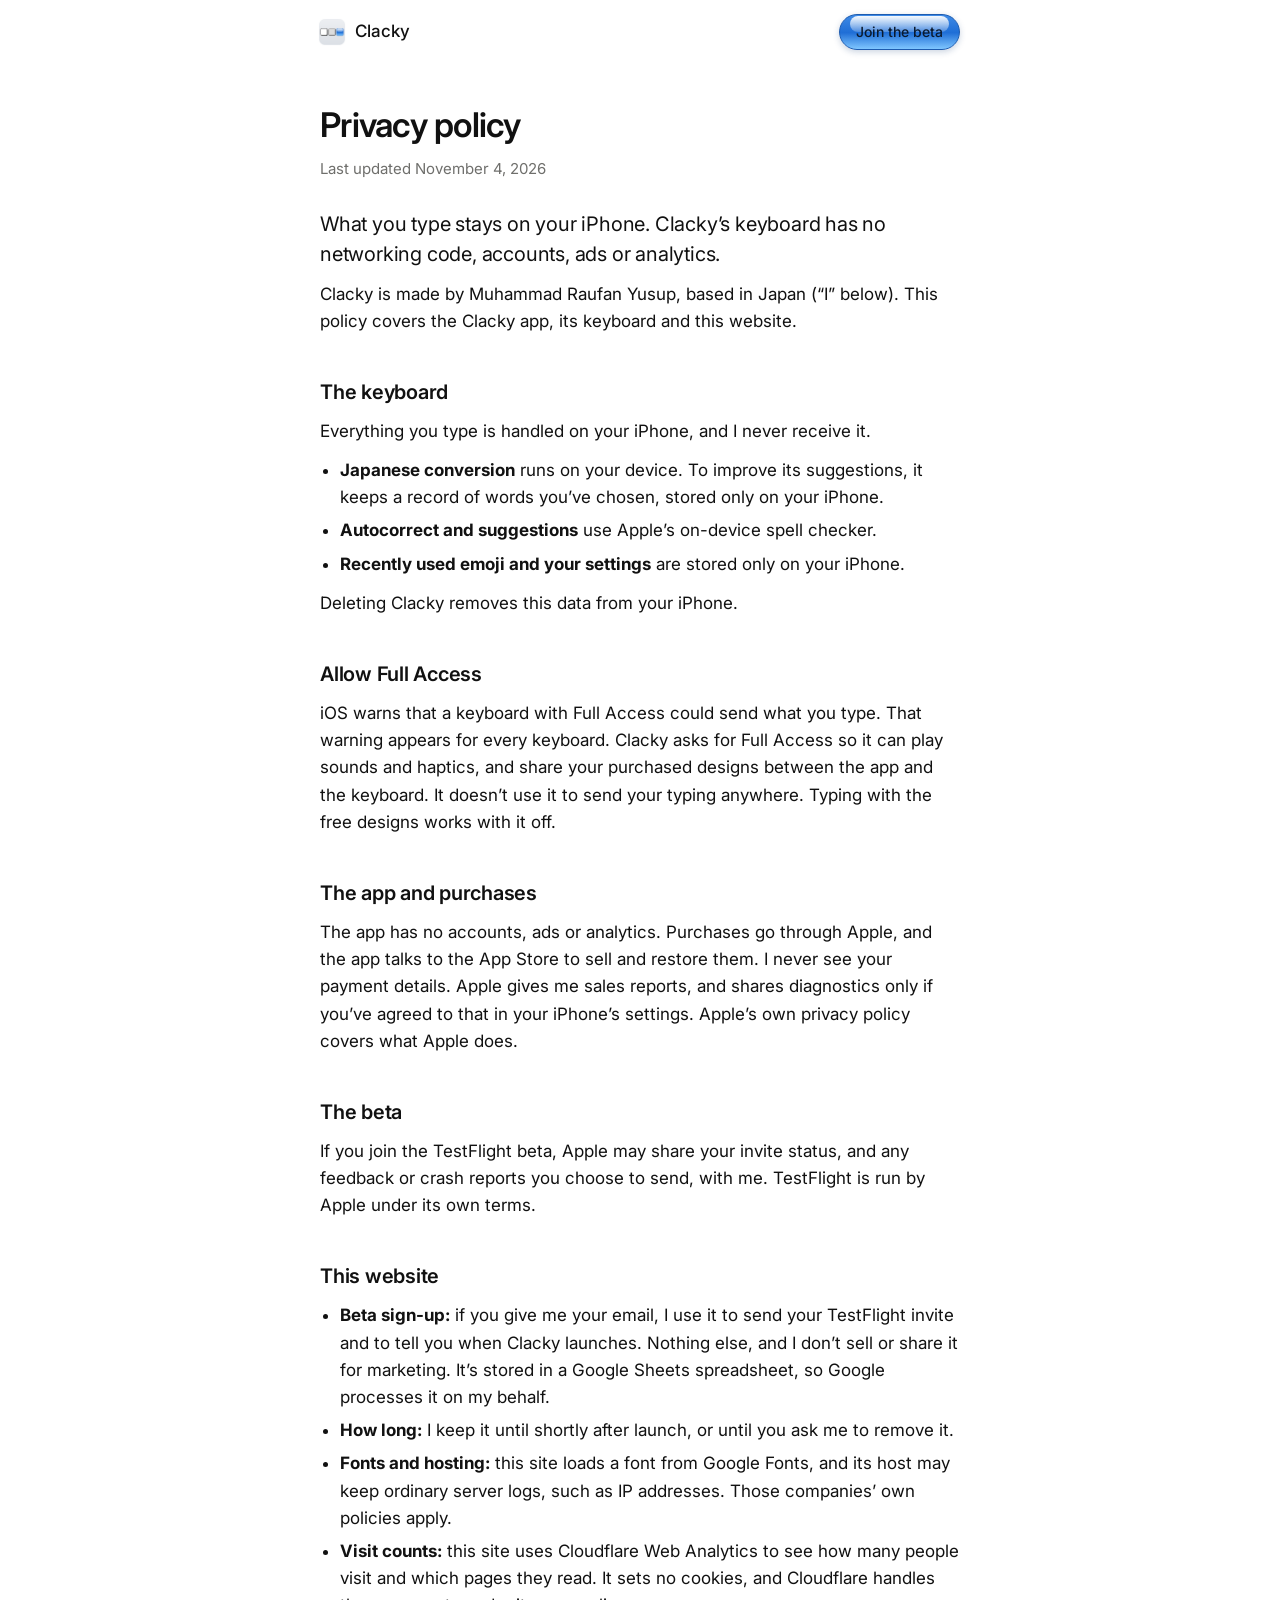
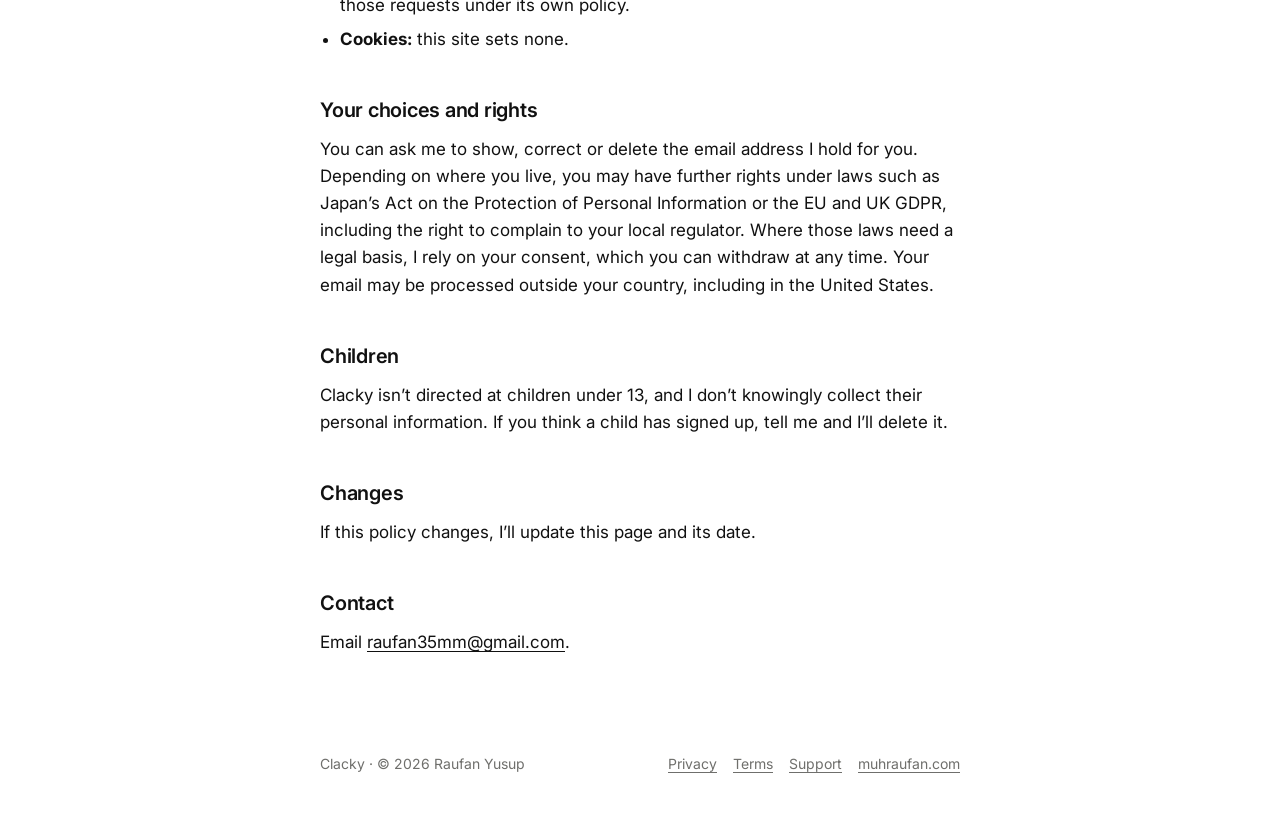
<file: privacy/index.html>
<!doctype html>
<html lang="en">
<head>
<meta charset="utf-8">
<meta name="viewport" content="width=device-width, initial-scale=1, viewport-fit=cover">
<title>Privacy policy · Clacky</title>
<meta name="description" content="How Clacky handles your data. What you type stays on your iPhone.">
<meta name="theme-color" content="#ffffff">
<link rel="icon" href="../assets/favicon.svg" type="image/svg+xml">
<link rel="preconnect" href="https://fonts.googleapis.com">
<link rel="preconnect" href="https://fonts.gstatic.com" crossorigin>
<link href="https://fonts.googleapis.com/css2?family=Inter:wght@400;500;600&display=swap" rel="stylesheet">
<link rel="stylesheet" href="../assets/page.css">
</head>
<body>
<header><div class="col">
  <a class="brand" href="../"><img src="../assets/clacky-mark.png" alt="" width="30" height="30">Clacky</a>
  <a class="pill" href="../#join">Join the beta</a>
</div></header>
<main class="col">
<h1>Privacy policy</h1>
<p class="updated">Last updated November 4, 2026</p>
<p class="lead">What you type stays on your iPhone. Clacky’s keyboard has no networking code, accounts, ads or analytics.</p>
<p>Clacky is made by Muhammad Raufan Yusup, based in Japan (“I” below). This policy covers the Clacky app, its keyboard and this website.</p>

<h2>The keyboard</h2>
<p>Everything you type is handled on your iPhone, and I never receive it.</p>
<ul>
  <li><b>Japanese conversion</b> runs on your device. To improve its suggestions, it keeps a record of words you’ve chosen, stored only on your iPhone.</li>
  <li><b>Autocorrect and suggestions</b> use Apple’s on-device spell checker.</li>
  <li><b>Recently used emoji and your settings</b> are stored only on your iPhone.</li>
</ul>
<p>Deleting Clacky removes this data from your iPhone.</p>

<h2>Allow Full Access</h2>
<p>iOS warns that a keyboard with Full Access could send what you type. That warning appears for every keyboard. Clacky asks for Full Access so it can play sounds and haptics, and share your purchased designs between the app and the keyboard. It doesn’t use it to send your typing anywhere. Typing with the free designs works with it off.</p>

<h2>The app and purchases</h2>
<p>The app has no accounts, ads or analytics. Purchases go through Apple, and the app talks to the App Store to sell and restore them. I never see your payment details. Apple gives me sales reports, and shares diagnostics only if you’ve agreed to that in your iPhone’s settings. Apple’s own privacy policy covers what Apple does.</p>

<h2>The beta</h2>
<p>If you join the TestFlight beta, Apple may share your invite status, and any feedback or crash reports you choose to send, with me. TestFlight is run by Apple under its own terms.</p>

<h2>This website</h2>
<ul>
  <li><b>Beta sign-up:</b> if you give me your email, I use it to send your TestFlight invite and to tell you when Clacky launches. Nothing else, and I don’t sell or share it for marketing. It’s stored in a Google Sheets spreadsheet, so Google processes it on my behalf.</li>
  <li><b>How long:</b> I keep it until shortly after launch, or until you ask me to remove it.</li>
  <li><b>Fonts and hosting:</b> this site loads a font from Google Fonts, and its host may keep ordinary server logs, such as IP addresses. Those companies’ own policies apply.</li>
  <li><b>Visit counts:</b> this site uses Cloudflare Web Analytics to see how many people visit and which pages they read. It sets no cookies, and Cloudflare handles those requests under its own policy.</li>
  <li><b>Cookies:</b> this site sets none.</li>
</ul>

<h2>Your choices and rights</h2>
<p>You can ask me to show, correct or delete the email address I hold for you. Depending on where you live, you may have further rights under laws such as Japan’s Act on the Protection of Personal Information or the EU and UK GDPR, including the right to complain to your local regulator. Where those laws need a legal basis, I rely on your consent, which you can withdraw at any time. Your email may be processed outside your country, including in the United States.</p>

<h2>Children</h2>
<p>Clacky isn’t directed at children under 13, and I don’t knowingly collect their personal information. If you think a child has signed up, tell me and I’ll delete it.</p>

<h2>Changes</h2>
<p>If this policy changes, I’ll update this page and its date.</p>

<h2>Contact</h2>
<p>Email <a href="mailto:raufan35mm@gmail.com">raufan35mm@gmail.com</a>.</p>
</main>
<footer><div class="col">
  <span>Clacky · © 2026 Raufan Yusup</span>
  <nav><a href="../privacy/">Privacy</a><a href="../terms/">Terms</a><a href="../support/">Support</a><a href="https://muhraufan.com/">muhraufan.com</a></nav>
</div></footer>
<!-- Cloudflare Web Analytics --><script type='module' src='https://static.cloudflareinsights.com/beacon.min.js' data-cf-beacon='{"token": "dd0ef521e45e41a5b3a29d6a961d06ef"}'></script><!-- End Cloudflare Web Analytics -->
</body>
</html>
</file>
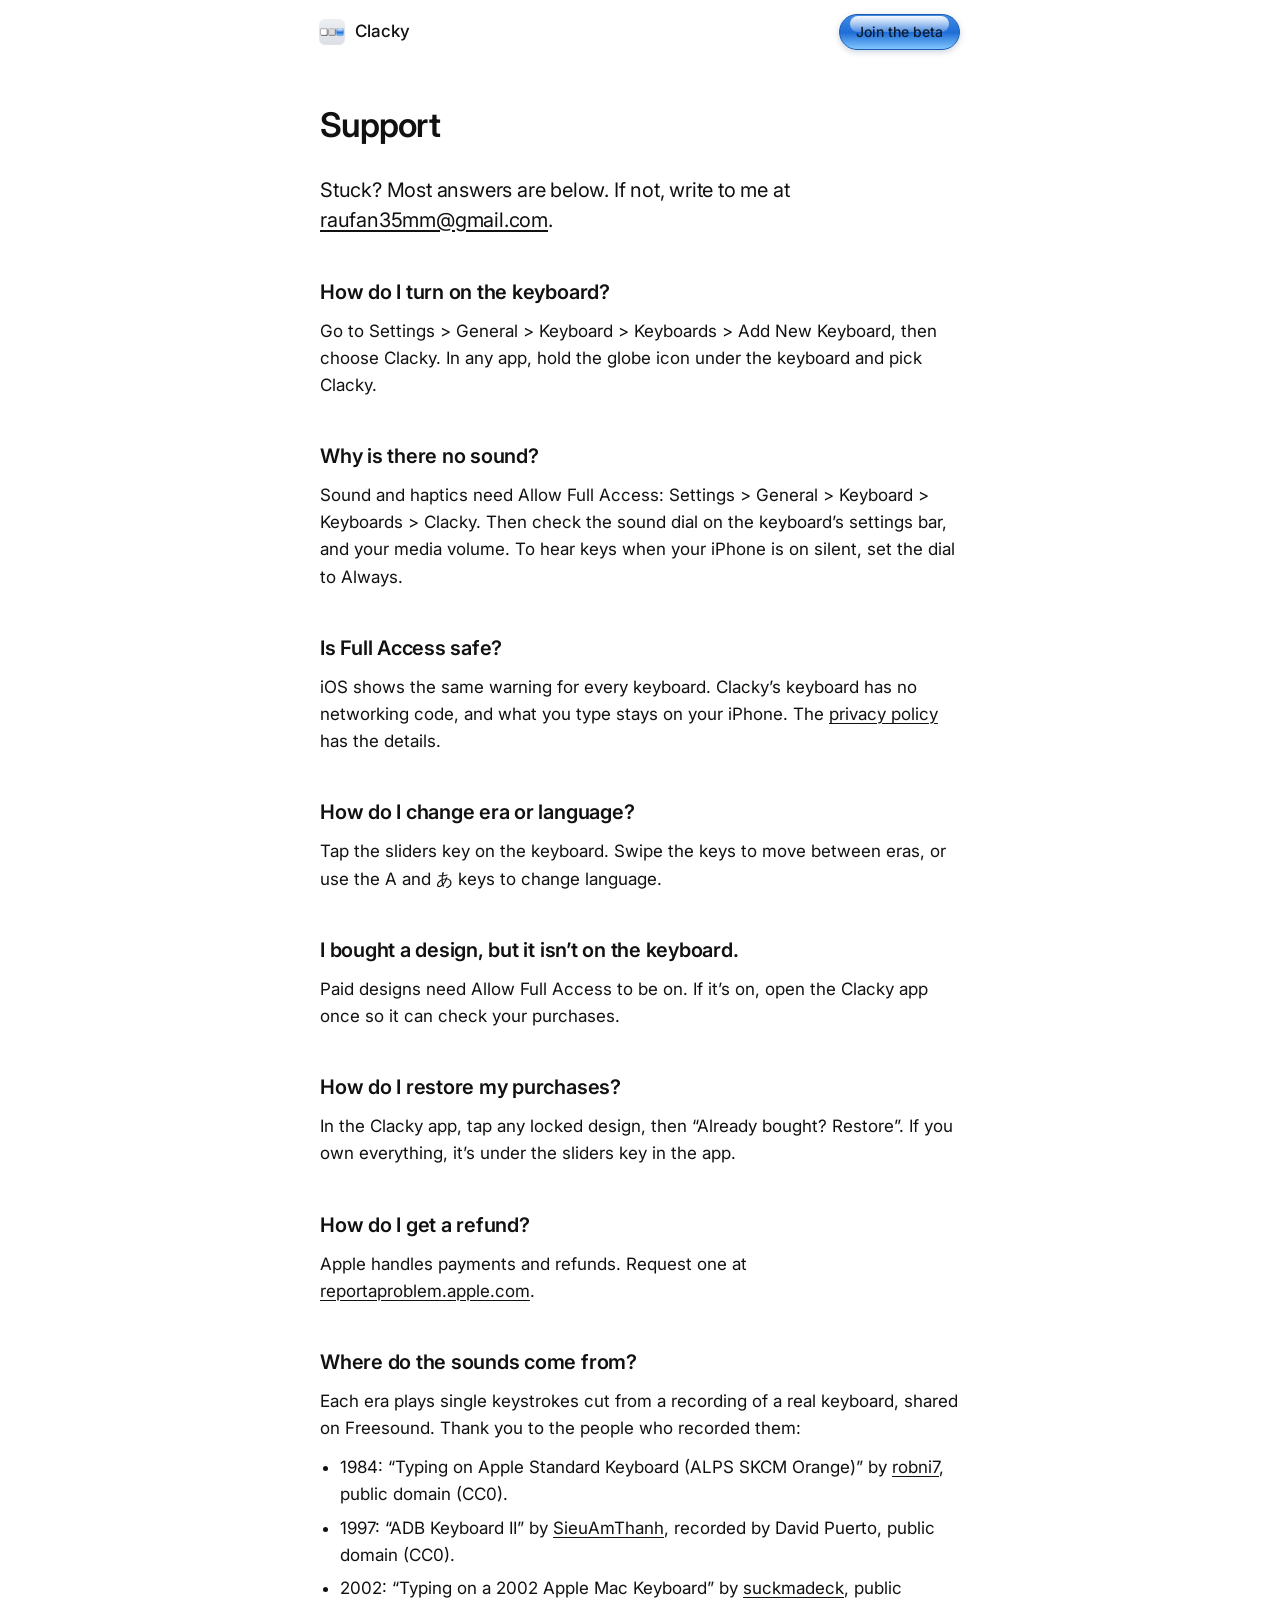
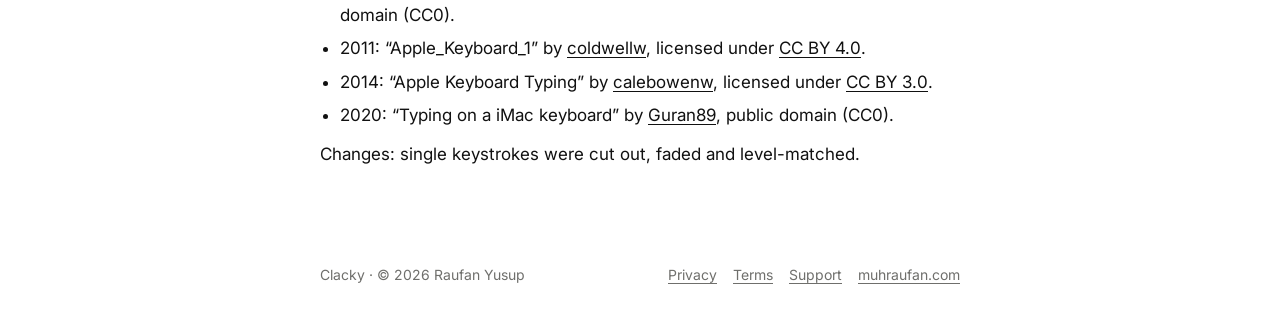
<file: support/index.html>
<!doctype html>
<html lang="en">
<head>
<meta charset="utf-8">
<meta name="viewport" content="width=device-width, initial-scale=1, viewport-fit=cover">
<title>Support · Clacky</title>
<meta name="description" content="Help with setting up and using the Clacky keyboard.">
<meta name="theme-color" content="#ffffff">
<link rel="icon" href="../assets/favicon.svg" type="image/svg+xml">
<link rel="preconnect" href="https://fonts.googleapis.com">
<link rel="preconnect" href="https://fonts.gstatic.com" crossorigin>
<link href="https://fonts.googleapis.com/css2?family=Inter:wght@400;500;600&display=swap" rel="stylesheet">
<link rel="stylesheet" href="../assets/page.css">
</head>
<body>
<header><div class="col">
  <a class="brand" href="../"><img src="../assets/clacky-mark.png" alt="" width="30" height="30">Clacky</a>
  <a class="pill" href="../#join">Join the beta</a>
</div></header>
<main class="col">
<h1>Support</h1>
<p class="lead">Stuck? Most answers are below. If not, write to me at <a href="mailto:raufan35mm@gmail.com">raufan35mm@gmail.com</a>.</p>

<h2>How do I turn on the keyboard?</h2>
<p>Go to Settings &gt; General &gt; Keyboard &gt; Keyboards &gt; Add New Keyboard, then choose Clacky. In any app, hold the globe icon under the keyboard and pick Clacky.</p>

<h2>Why is there no sound?</h2>
<p>Sound and haptics need Allow Full Access: Settings &gt; General &gt; Keyboard &gt; Keyboards &gt; Clacky. Then check the sound dial on the keyboard’s settings bar, and your media volume. To hear keys when your iPhone is on silent, set the dial to Always.</p>

<h2>Is Full Access safe?</h2>
<p>iOS shows the same warning for every keyboard. Clacky’s keyboard has no networking code, and what you type stays on your iPhone. The <a href="../privacy/">privacy policy</a> has the details.</p>

<h2>How do I change era or language?</h2>
<p>Tap the sliders key on the keyboard. Swipe the keys to move between eras, or use the A and あ keys to change language.</p>

<h2>I bought a design, but it isn’t on the keyboard.</h2>
<p>Paid designs need Allow Full Access to be on. If it’s on, open the Clacky app once so it can check your purchases.</p>

<h2>How do I restore my purchases?</h2>
<p>In the Clacky app, tap any locked design, then “Already bought? Restore”. If you own everything, it’s under the sliders key in the app.</p>

<h2>How do I get a refund?</h2>
<p>Apple handles payments and refunds. Request one at <a href="https://reportaproblem.apple.com/">reportaproblem.apple.com</a>.</p>

<h2 id="sounds">Where do the sounds come from?</h2>
<p>Each era plays single keystrokes cut from a recording of a real keyboard, shared on Freesound. Thank you to the people who recorded them:</p>
<ul>
  <li>1984: “Typing on Apple Standard Keyboard (ALPS SKCM Orange)” by <a href="https://freesound.org/people/robni7/sounds/680714/">robni7</a>, public domain (CC0).</li>
  <li>1997: “ADB Keyboard II” by <a href="https://freesound.org/people/SieuAmThanh/sounds/611758/">SieuAmThanh</a>, recorded by David Puerto, public domain (CC0).</li>
  <li>2002: “Typing on a 2002 Apple Mac Keyboard” by <a href="https://freesound.org/people/suckmadeck/sounds/676417/">suckmadeck</a>, public domain (CC0).</li>
  <li>2011: “Apple_Keyboard_1” by <a href="https://freesound.org/people/coldwellw/sounds/172743/">coldwellw</a>, licensed under <a href="https://creativecommons.org/licenses/by/4.0/">CC BY 4.0</a>.</li>
  <li>2014: “Apple Keyboard Typing” by <a href="https://freesound.org/people/calebowenw/sounds/215980/">calebowenw</a>, licensed under <a href="https://creativecommons.org/licenses/by/3.0/">CC BY 3.0</a>.</li>
  <li>2020: “Typing on a iMac keyboard” by <a href="https://freesound.org/people/Guran89/sounds/459370/">Guran89</a>, public domain (CC0).</li>
</ul>
<p>Changes: single keystrokes were cut out, faded and level-matched.</p>
</main>
<footer><div class="col">
  <span>Clacky · © 2026 Raufan Yusup</span>
  <nav><a href="../privacy/">Privacy</a><a href="../terms/">Terms</a><a href="../support/">Support</a><a href="https://muhraufan.com/">muhraufan.com</a></nav>
</div></footer>
<!-- Cloudflare Web Analytics --><script type='module' src='https://static.cloudflareinsights.com/beacon.min.js' data-cf-beacon='{"token": "dd0ef521e45e41a5b3a29d6a961d06ef"}'></script><!-- End Cloudflare Web Analytics -->
</body>
</html>
</file>
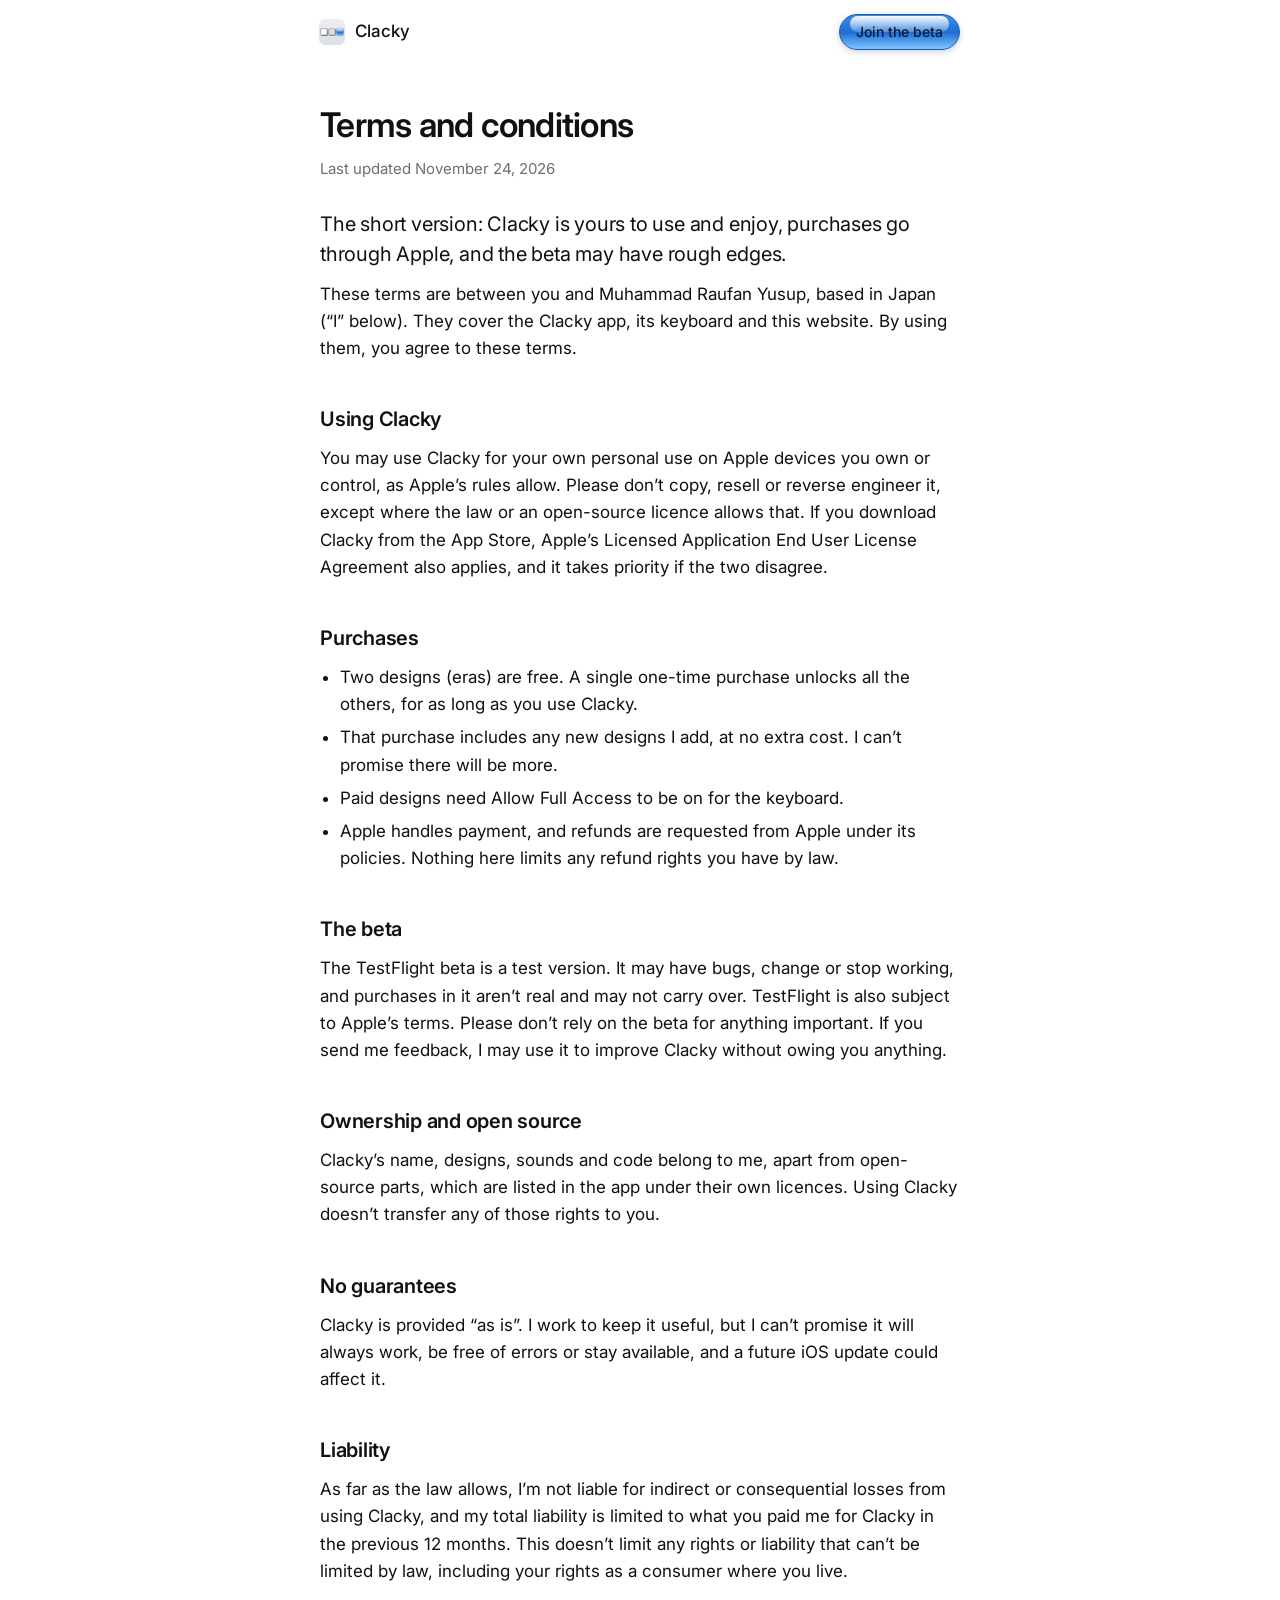
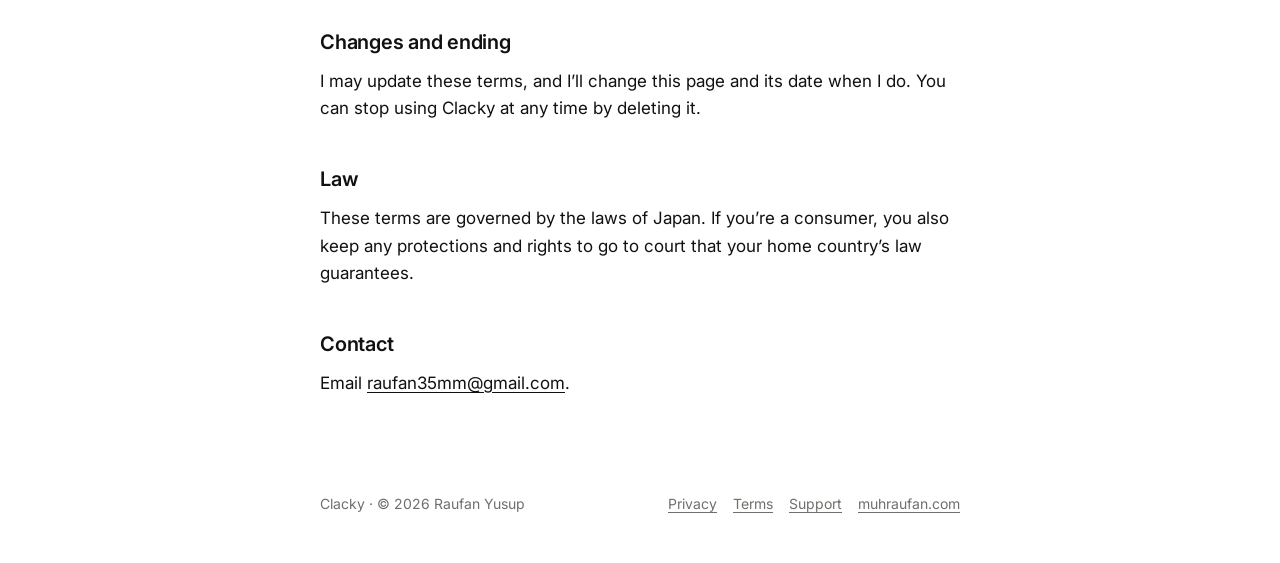
<file: terms/index.html>
<!doctype html>
<html lang="en">
<head>
<meta charset="utf-8">
<meta name="viewport" content="width=device-width, initial-scale=1, viewport-fit=cover">
<title>Terms and conditions · Clacky</title>
<meta name="description" content="The terms for using the Clacky app, keyboard and website.">
<meta name="theme-color" content="#ffffff">
<link rel="icon" href="../assets/favicon.svg" type="image/svg+xml">
<link rel="preconnect" href="https://fonts.googleapis.com">
<link rel="preconnect" href="https://fonts.gstatic.com" crossorigin>
<link href="https://fonts.googleapis.com/css2?family=Inter:wght@400;500;600&display=swap" rel="stylesheet">
<link rel="stylesheet" href="../assets/page.css">
</head>
<body>
<header><div class="col">
  <a class="brand" href="../"><img src="../assets/clacky-mark.png" alt="" width="30" height="30">Clacky</a>
  <a class="pill" href="../#join">Join the beta</a>
</div></header>
<main class="col">
<h1>Terms and conditions</h1>
<p class="updated">Last updated November 24, 2026</p>
<p class="lead">The short version: Clacky is yours to use and enjoy, purchases go through Apple, and the beta may have rough edges.</p>
<p>These terms are between you and Muhammad Raufan Yusup, based in Japan (“I” below). They cover the Clacky app, its keyboard and this website. By using them, you agree to these terms.</p>

<h2>Using Clacky</h2>
<p>You may use Clacky for your own personal use on Apple devices you own or control, as Apple’s rules allow. Please don’t copy, resell or reverse engineer it, except where the law or an open-source licence allows that. If you download Clacky from the App Store, Apple’s Licensed Application End User License Agreement also applies, and it takes priority if the two disagree.</p>

<h2>Purchases</h2>
<ul>
  <li>Two designs (eras) are free. A single one-time purchase unlocks all the others, for as long as you use Clacky.</li>
  <li>That purchase includes any new designs I add, at no extra cost. I can’t promise there will be more.</li>
  <li>Paid designs need Allow Full Access to be on for the keyboard.</li>
  <li>Apple handles payment, and refunds are requested from Apple under its policies. Nothing here limits any refund rights you have by law.</li>
</ul>

<h2>The beta</h2>
<p>The TestFlight beta is a test version. It may have bugs, change or stop working, and purchases in it aren’t real and may not carry over. TestFlight is also subject to Apple’s terms. Please don’t rely on the beta for anything important. If you send me feedback, I may use it to improve Clacky without owing you anything.</p>

<h2>Ownership and open source</h2>
<p>Clacky’s name, designs, sounds and code belong to me, apart from open-source parts, which are listed in the app under their own licences. Using Clacky doesn’t transfer any of those rights to you.</p>

<h2>No guarantees</h2>
<p>Clacky is provided “as is”. I work to keep it useful, but I can’t promise it will always work, be free of errors or stay available, and a future iOS update could affect it.</p>

<h2>Liability</h2>
<p>As far as the law allows, I’m not liable for indirect or consequential losses from using Clacky, and my total liability is limited to what you paid me for Clacky in the previous 12 months. This doesn’t limit any rights or liability that can’t be limited by law, including your rights as a consumer where you live.</p>

<h2>Changes and ending</h2>
<p>I may update these terms, and I’ll change this page and its date when I do. You can stop using Clacky at any time by deleting it.</p>

<h2>Law</h2>
<p>These terms are governed by the laws of Japan. If you’re a consumer, you also keep any protections and rights to go to court that your home country’s law guarantees.</p>

<h2>Contact</h2>
<p>Email <a href="mailto:raufan35mm@gmail.com">raufan35mm@gmail.com</a>.</p>
</main>
<footer><div class="col">
  <span>Clacky · © 2026 Raufan Yusup</span>
  <nav><a href="../privacy/">Privacy</a><a href="../terms/">Terms</a><a href="../support/">Support</a><a href="https://muhraufan.com/">muhraufan.com</a></nav>
</div></footer>
<!-- Cloudflare Web Analytics --><script type='module' src='https://static.cloudflareinsights.com/beacon.min.js' data-cf-beacon='{"token": "dd0ef521e45e41a5b3a29d6a961d06ef"}'></script><!-- End Cloudflare Web Analytics -->
</body>
</html>
</file>
<file: assets/page.css>
:root { --ink:#111; --quiet:#6f6f6c; --soft:#f4f4f2; }
* { box-sizing:border-box; margin:0; }
html { -webkit-text-size-adjust:100%; }
body { font:400 17px/1.6 Inter,-apple-system,system-ui,sans-serif; color:var(--ink); background:#fff; -webkit-font-smoothing:antialiased; }
a { color:inherit; text-underline-offset:3px; }
.col { width:min(640px, 100% - 40px); margin-inline:auto; }
header { position:sticky; top:0; background:rgba(255,255,255,.86); backdrop-filter:blur(16px); -webkit-backdrop-filter:blur(16px); }
header .col { height:64px; display:flex; align-items:center; justify-content:space-between; }
.brand { display:flex; align-items:center; gap:8px; font-weight:500; text-decoration:none; }
.brand img { width:30px; height:30px; margin-left:-3px; }
.pill { position:relative; isolation:isolate; display:inline-flex; align-items:center; height:36px; padding:0 16px; border:1px solid #1d5baf; border-radius:99px; background:linear-gradient(#3e8ae6, #1f6ed6 52%, #7fc6ff); color:#0b1a2e; font-size:14px; font-weight:500; text-decoration:none; white-space:nowrap; box-shadow:0 2px 6px rgba(20,60,120,.22); }
.pill::before { content:""; position:absolute; z-index:-1; left:8%; right:8%; top:1px; height:46%; border-radius:99px; background:linear-gradient(rgba(255,255,255,.95), rgba(255,255,255,.2)); }
main { padding:40px 0 0; }
h1 { font-size:34px; line-height:1.25; font-weight:600; letter-spacing:-.022em; }
.updated { margin-top:10px; color:var(--quiet); font-size:15px; }
.lead { margin-top:28px; font-size:20px; line-height:1.5; letter-spacing:-.01em; }
h2 { margin-top:44px; font-size:20px; line-height:1.35; font-weight:600; letter-spacing:-.012em; }
p, ul { margin-top:12px; }
ul { padding-left:20px; }
li + li { margin-top:6px; }
footer { padding:96px 0 48px; font-size:14px; color:var(--quiet); }
footer .col { display:flex; justify-content:space-between; gap:12px 16px; flex-wrap:wrap; }
footer nav { display:flex; gap:16px; flex-wrap:wrap; }
@media (max-width:640px) { main { padding-top:24px; } h1 { font-size:28px; } .lead { font-size:18px; } }
</file>
